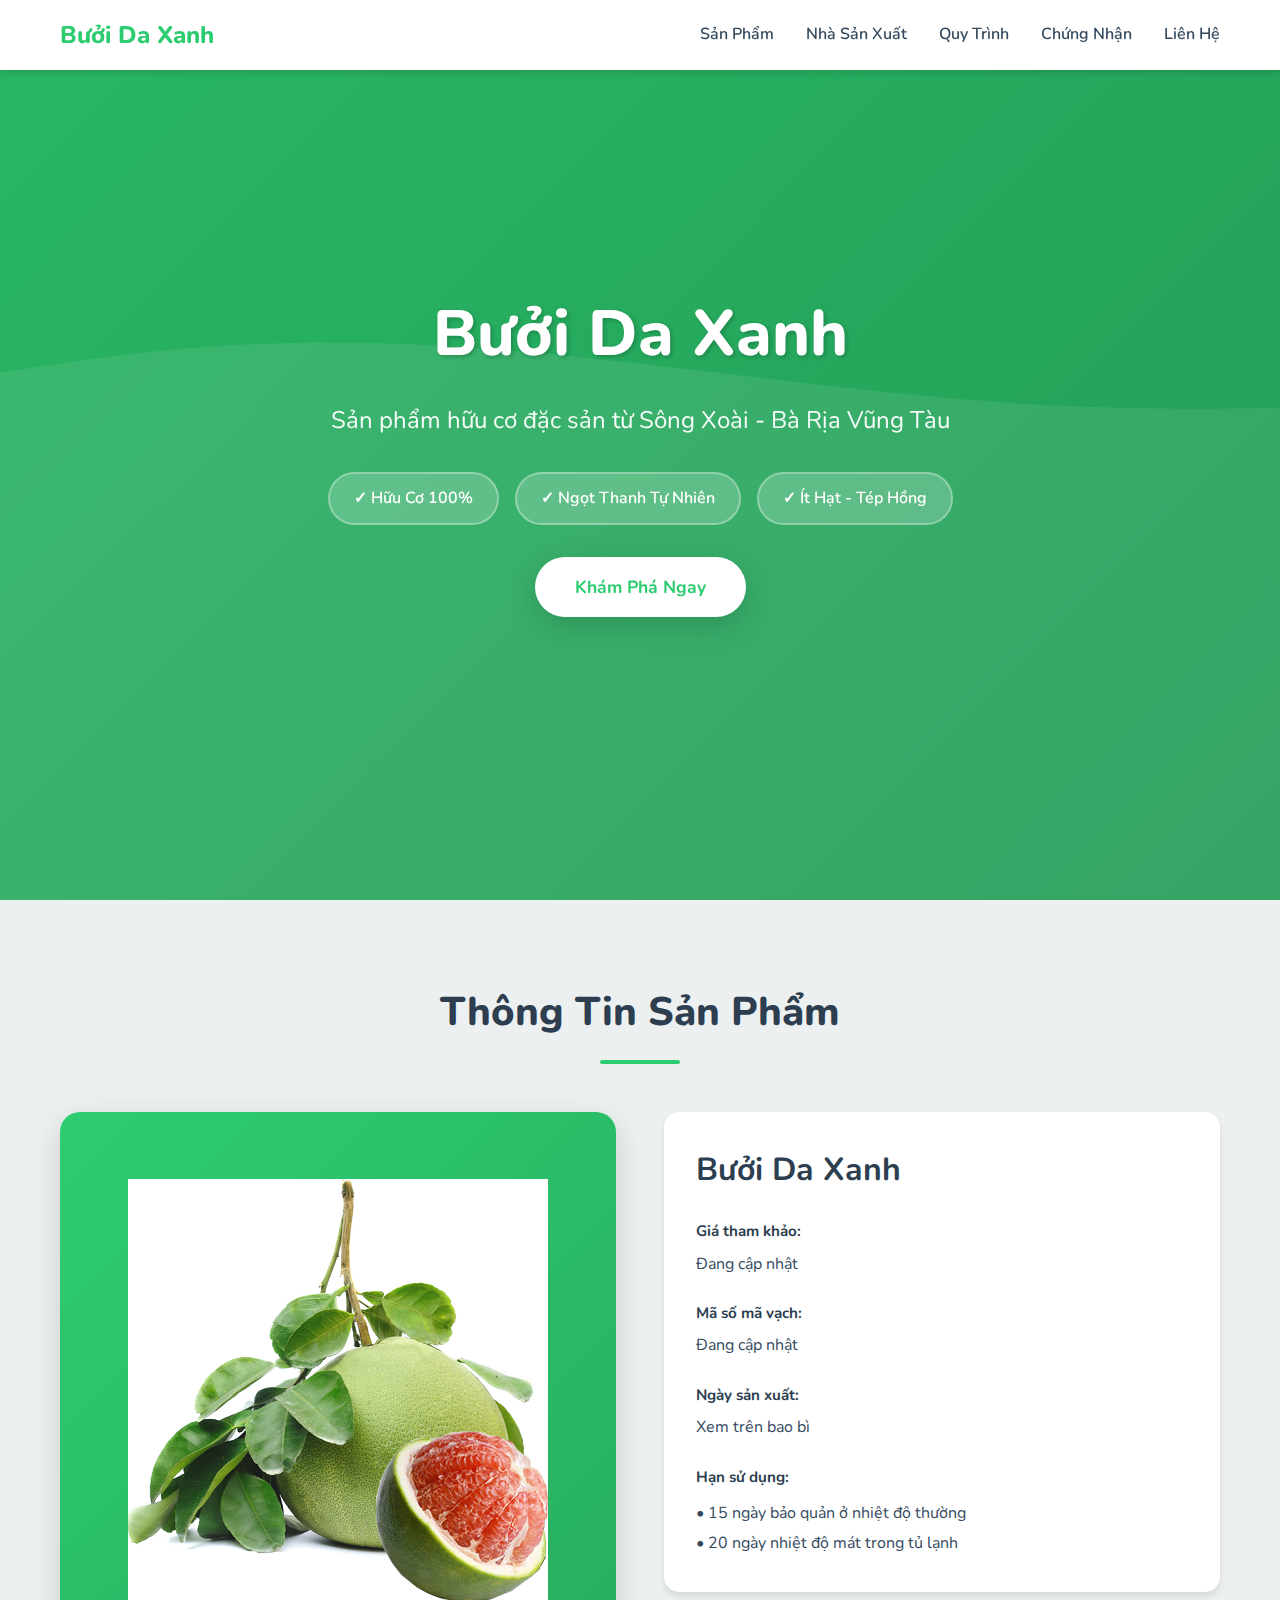
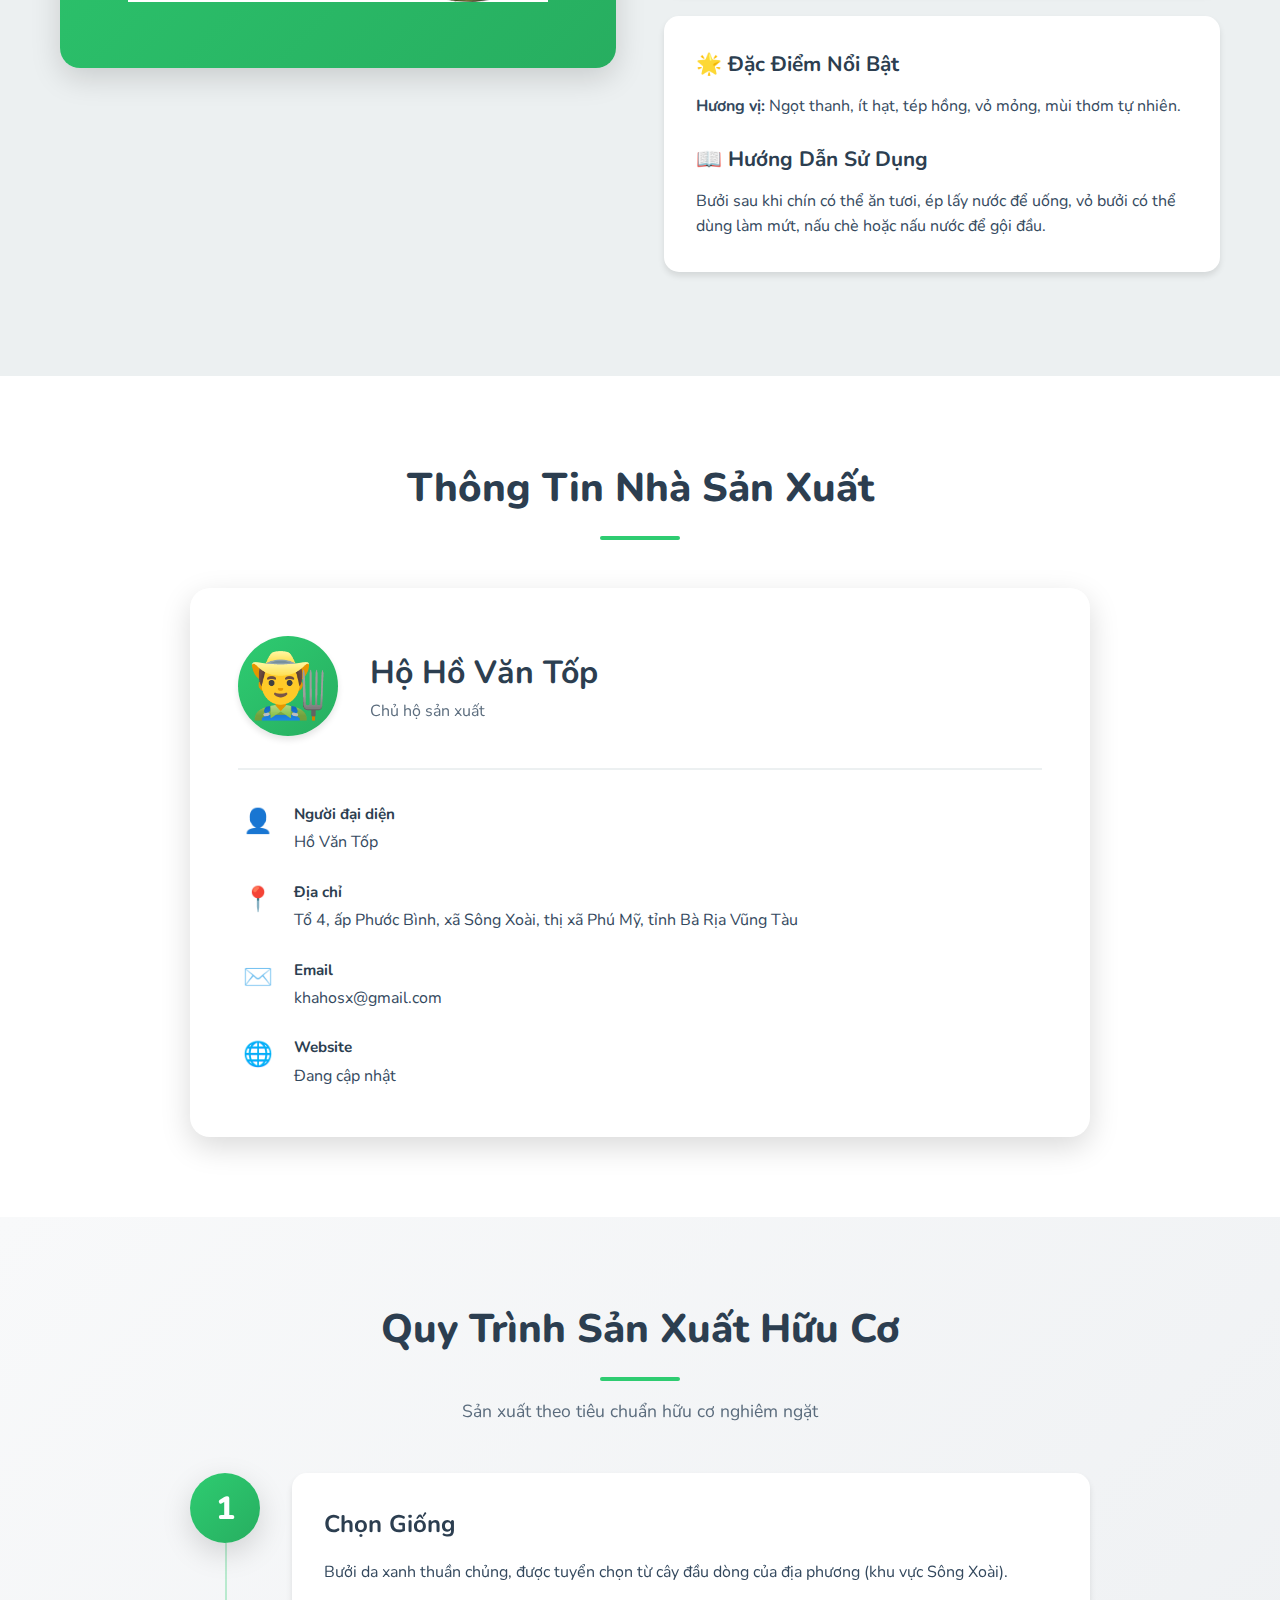
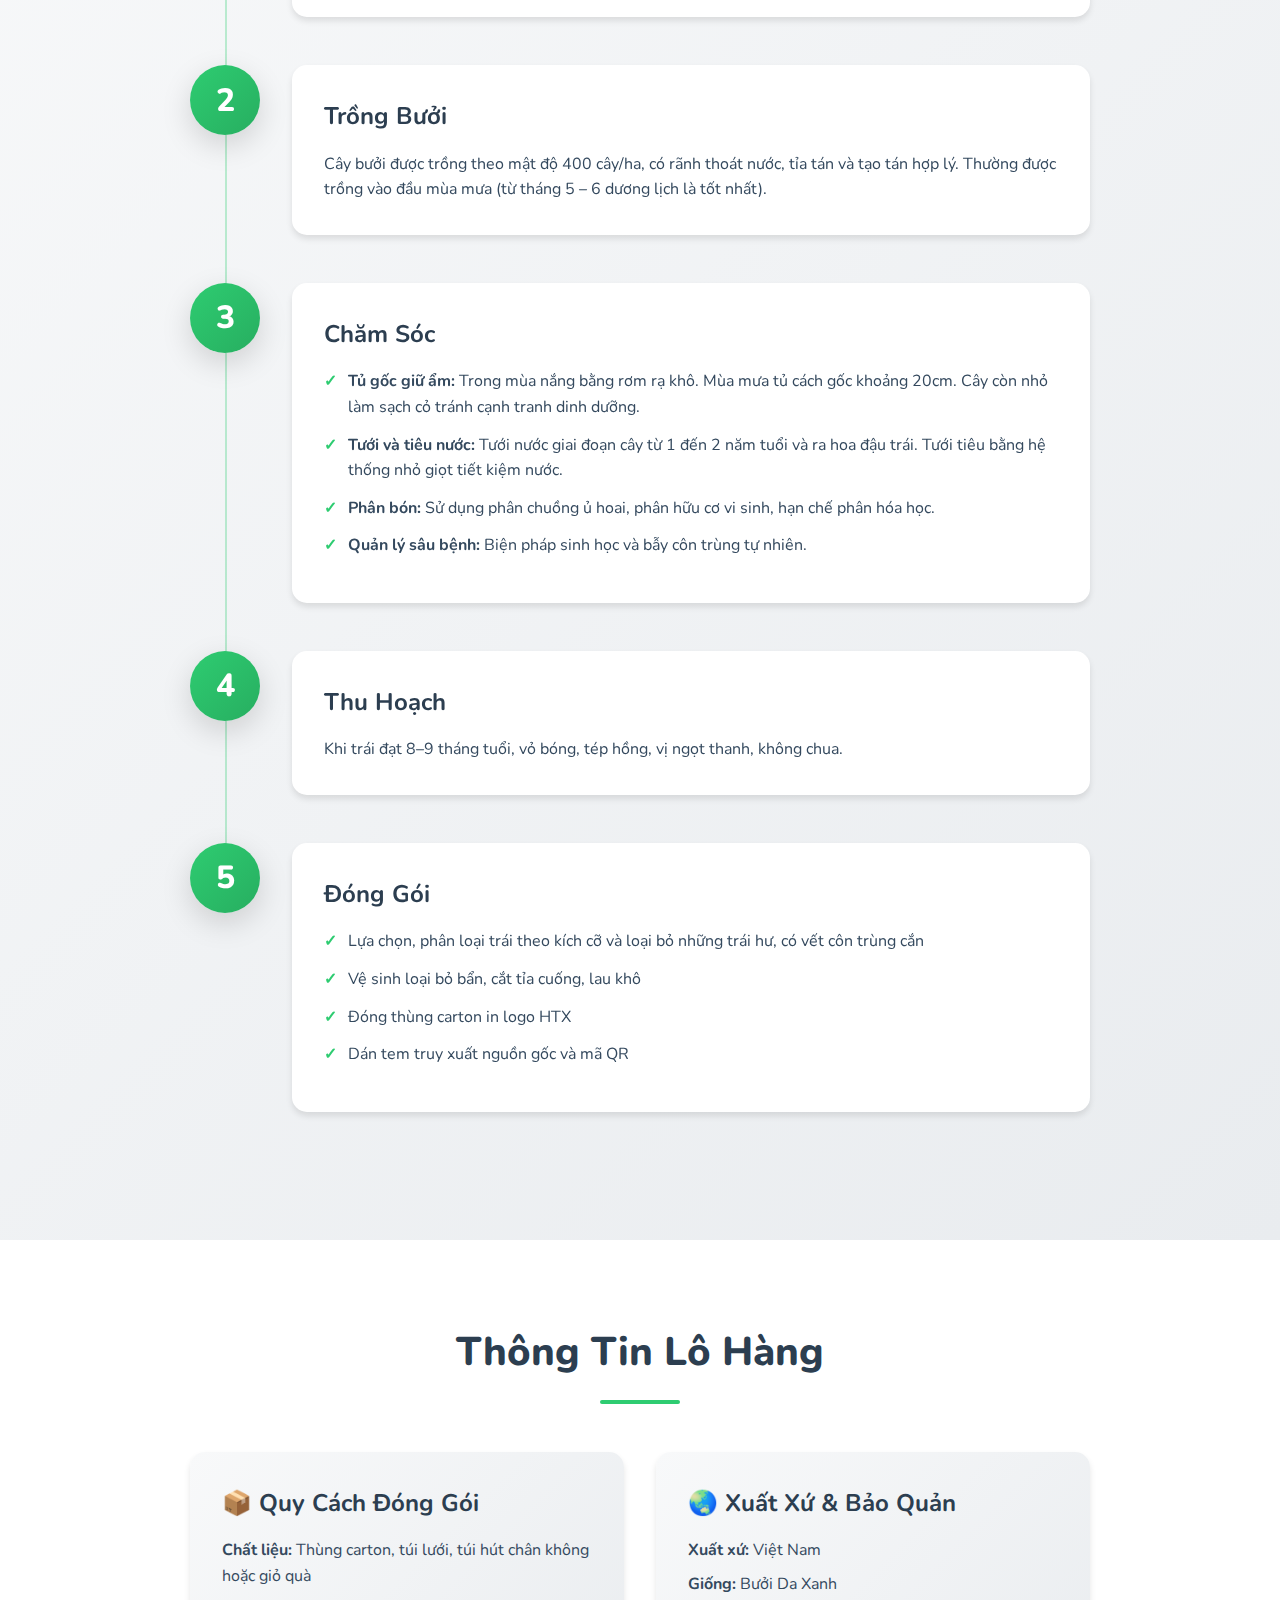
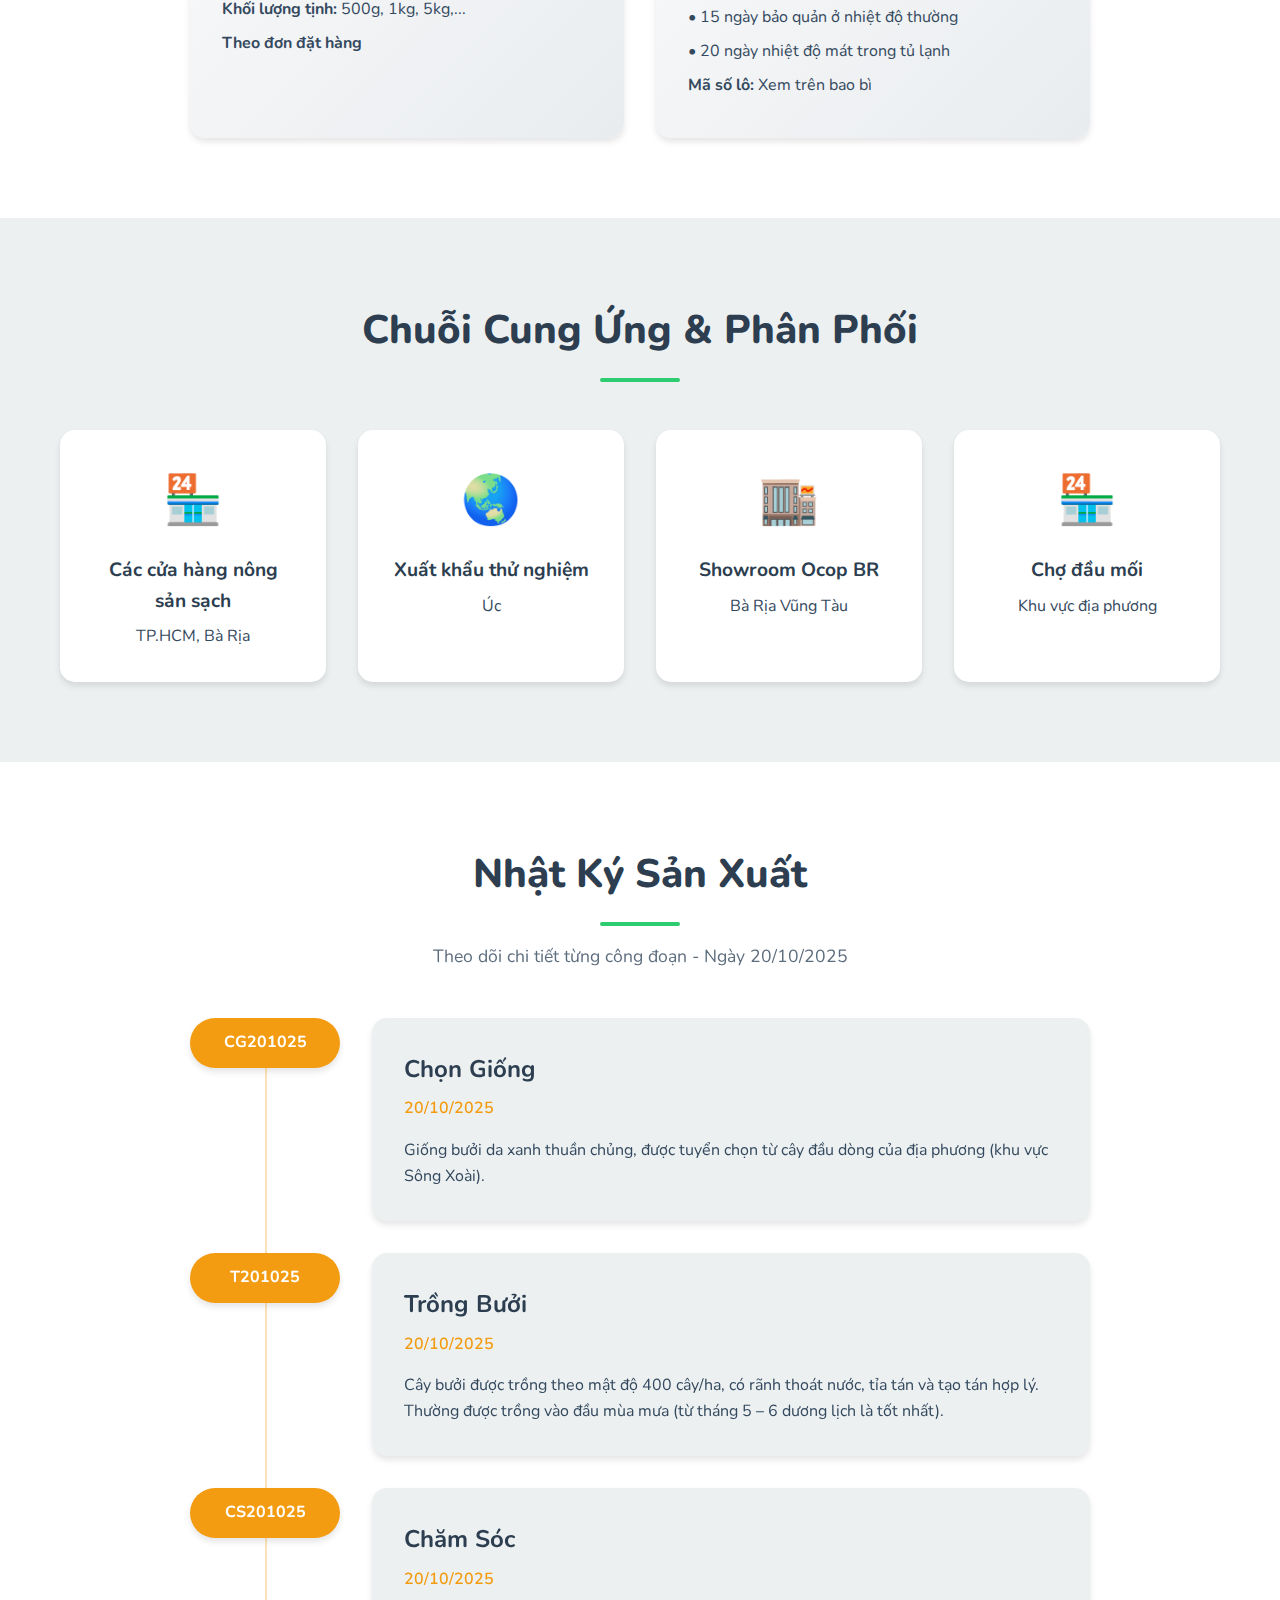
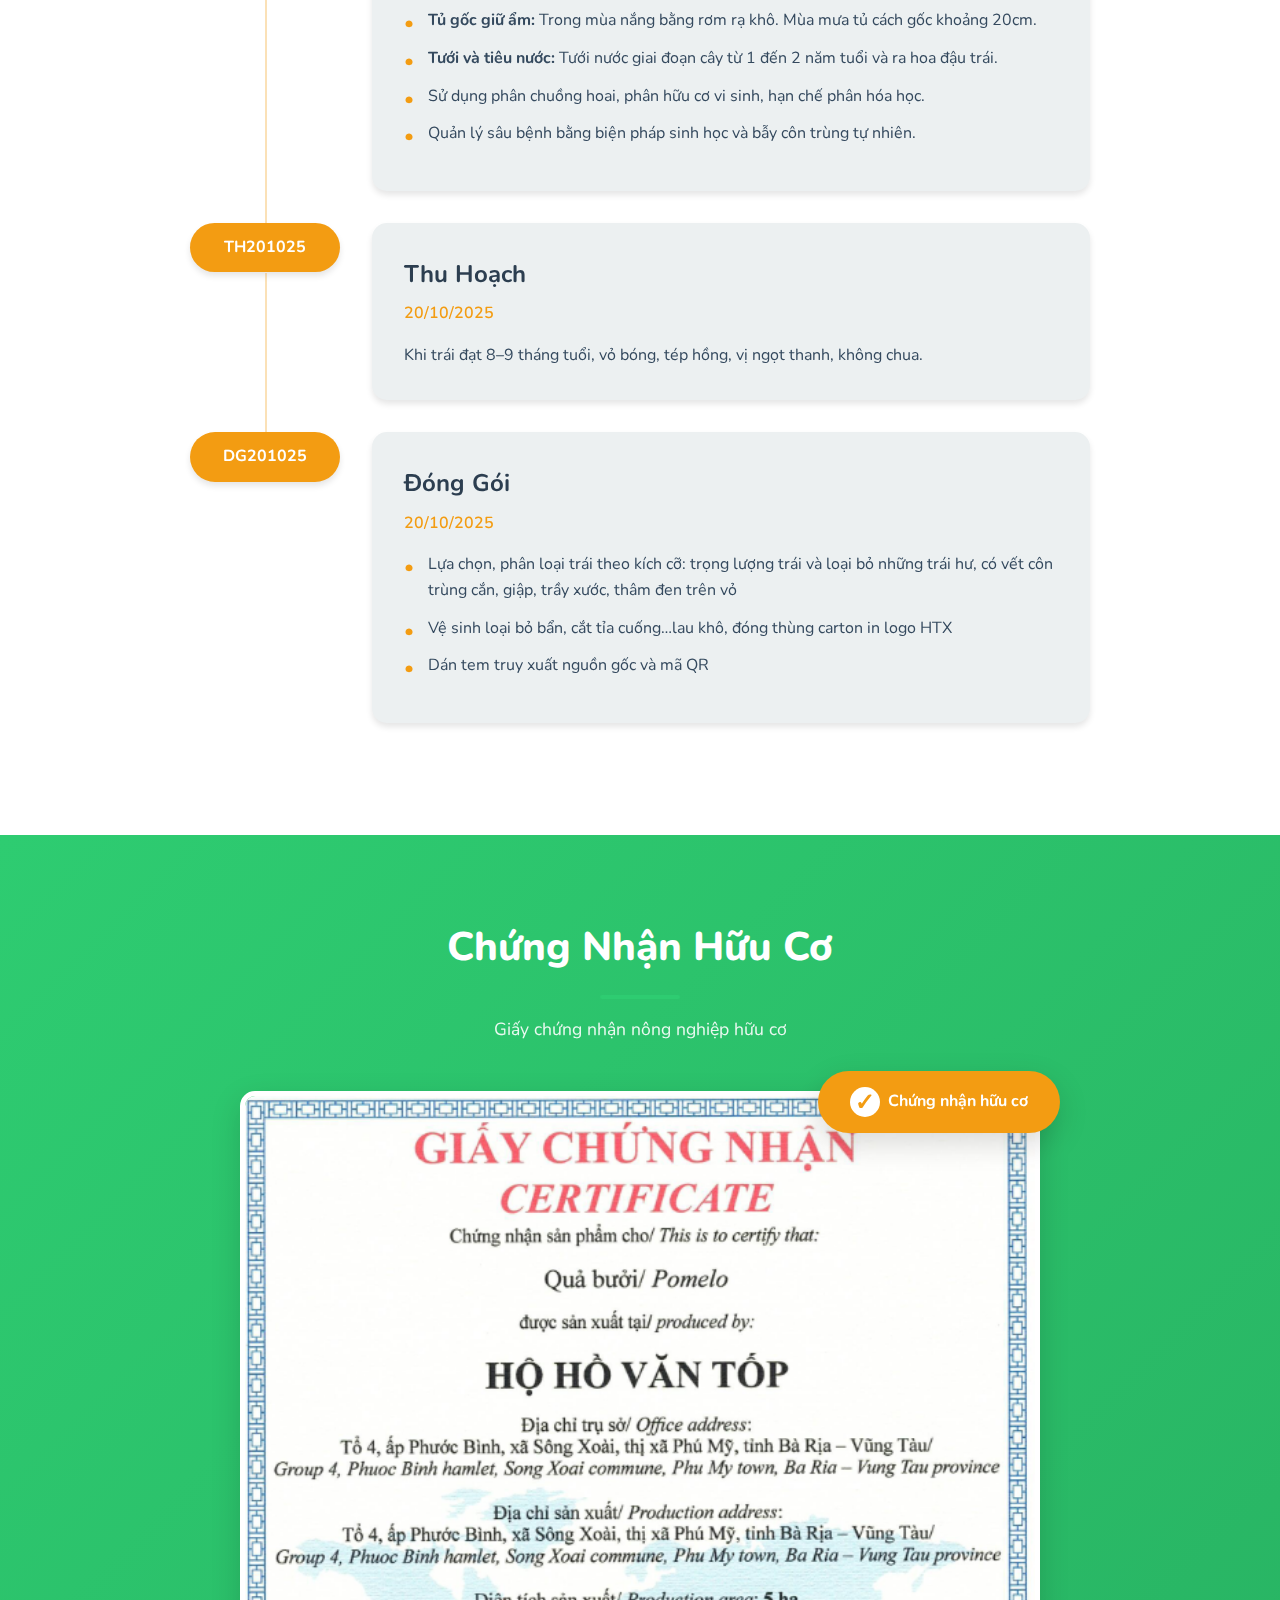
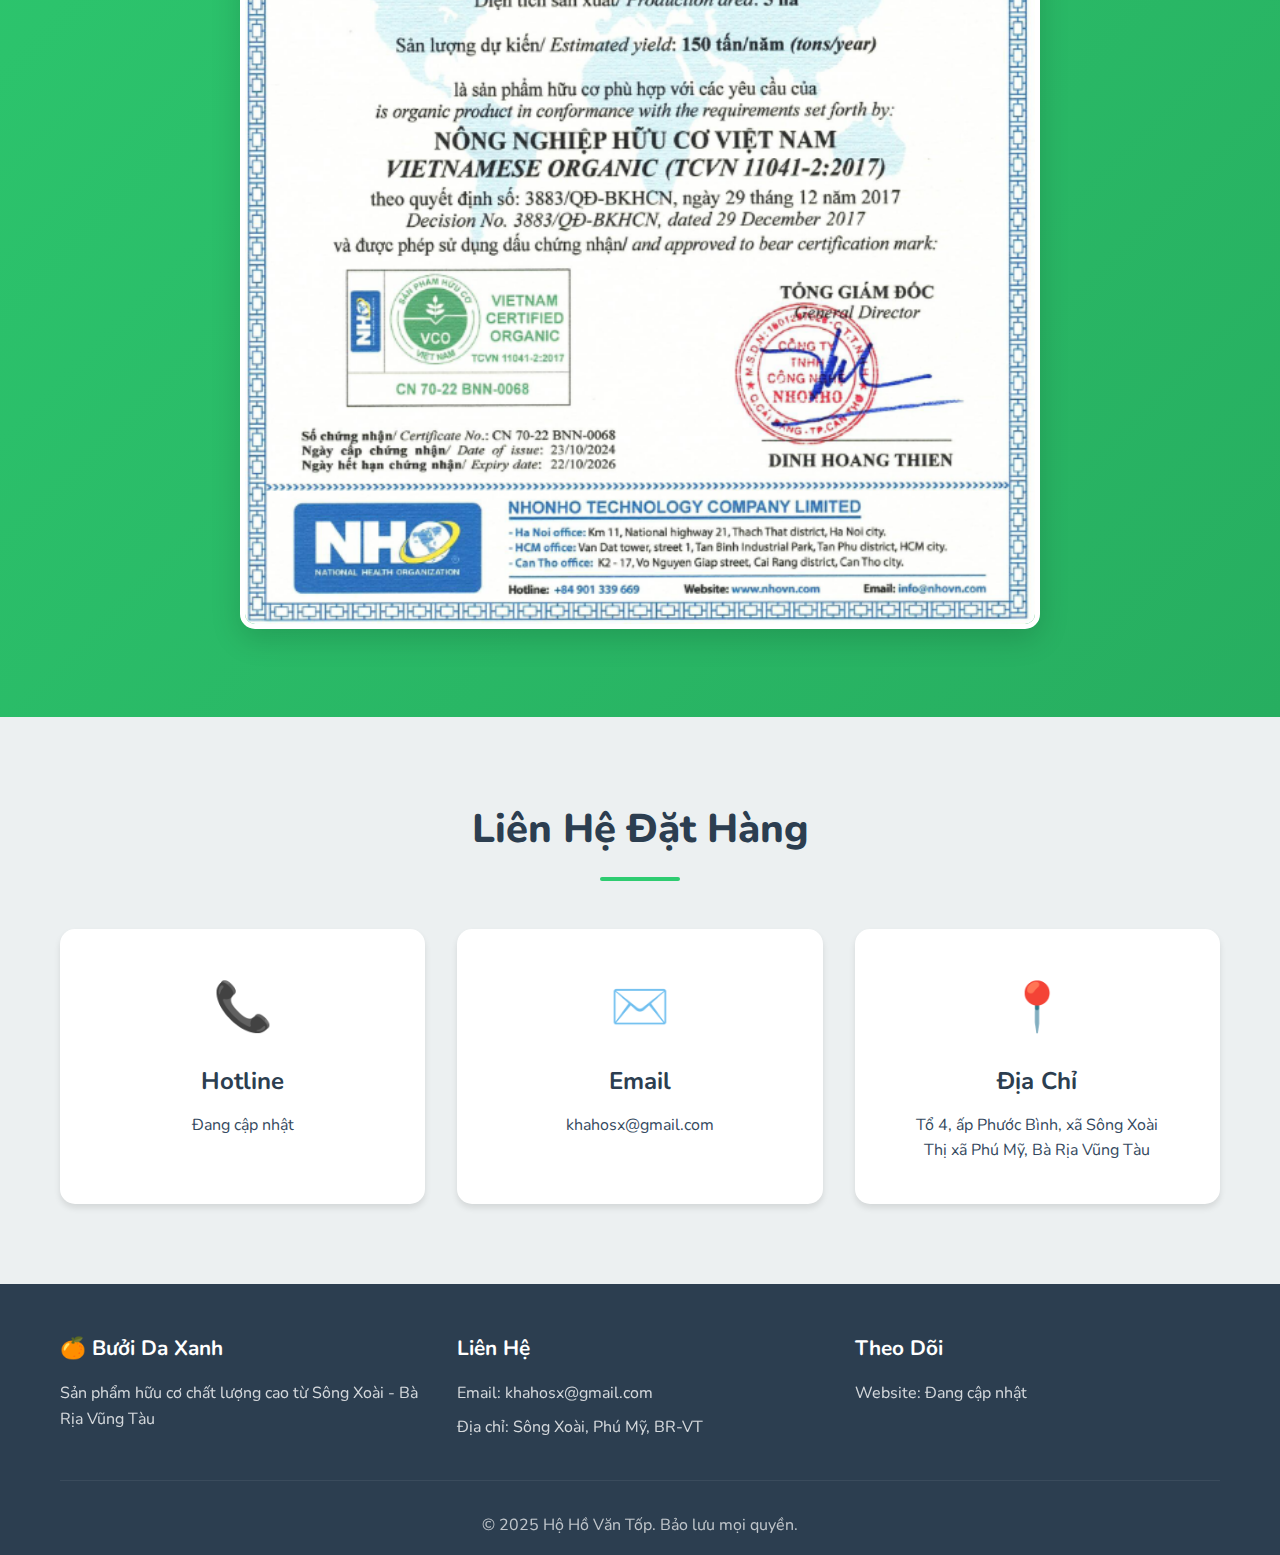
<file: index.html>
<!DOCTYPE html>
<html lang="vi">
<head>
    <meta charset="UTF-8">
    <meta name="viewport" content="width=device-width, initial-scale=1.0">
    <title>Bưởi Da Xanh - Sản phẩm Hữu Cơ Sông Xoài</title>
    <link rel="stylesheet" href="styles.css">
    <link rel="preconnect" href="https://fonts.googleapis.com">
    <link rel="preconnect" href="https://fonts.gstatic.com" crossorigin>
    <link href="https://fonts.googleapis.com/css2?family=Nunito:wght@300;400;600;700;800&display=swap" rel="stylesheet">
</head>
<body>
    <!-- Header -->
    <header class="header">
        <div class="container">
            <nav class="navbar">
                <div class="logo">Bưởi Da Xanh</div>
                <ul class="nav-menu">
                    <li><a href="#product">Sản Phẩm</a></li>
                    <li><a href="#producer">Nhà Sản Xuất</a></li>
                    <li><a href="#process">Quy Trình</a></li>
                    <li><a href="#certificate">Chứng Nhận</a></li>
                    <li><a href="#contact">Liên Hệ</a></li>
                </ul>
                <div class="menu-toggle" id="mobile-menu">
                    <span></span>
                    <span></span>
                    <span></span>
                </div>
            </nav>
        </div>
    </header>

    <!-- Hero Section -->
    <section class="hero">
        <div class="hero-overlay"></div>
        <div class="container hero-content">
            <h1 class="hero-title">Bưởi Da Xanh</h1>
            <p class="hero-subtitle">Sản phẩm hữu cơ đặc sản từ Sông Xoài - Bà Rịa Vũng Tàu</p>
            <div class="hero-features">
                <div class="feature-tag">✓ Hữu Cơ 100%</div>
                <div class="feature-tag">✓ Ngọt Thanh Tự Nhiên</div>
                <div class="feature-tag">✓ Ít Hạt - Tép Hồng</div>
            </div>
            <a href="#product" class="btn btn-primary">Khám Phá Ngay</a>
        </div>
    </section>

    <!-- Product Information -->
    <section id="product" class="section product-section">
        <div class="container">
            <div class="section-header">
                <h2 class="section-title">Thông Tin Sản Phẩm</h2>
                <div class="title-underline"></div>
            </div>
            <div class="product-grid">
                <div class="product-image">
                    <div class="image-placeholder">
                        <img src="buoi-da-xanh.png" alt="Bưởi Da Xanh" class="product-main-image">
                    </div>
                </div>
                <div class="product-info">
                    <div class="info-card">
                        <h3>Bưởi Da Xanh</h3>
                        <div class="info-grid">
                            <div class="info-item">
                                <span class="info-label">Giá tham khảo:</span>
                                <span class="info-value">Đang cập nhật</span>
                            </div>
                            <div class="info-item">
                                <span class="info-label">Mã số mã vạch:</span>
                                <span class="info-value">Đang cập nhật</span>
                            </div>
                            <div class="info-item">
                                <span class="info-label">Ngày sản xuất:</span>
                                <span class="info-value">Xem trên bao bì</span>
                            </div>
                            <div class="info-item full-width">
                                <span class="info-label">Hạn sử dụng:</span>
                                <div class="info-value">
                                    <p>• 15 ngày bảo quản ở nhiệt độ thường</p>
                                    <p>• 20 ngày nhiệt độ mát trong tủ lạnh</p>
                                </div>
                            </div>
                        </div>
                    </div>
                    <div class="description-card">
                        <h4>🌟 Đặc Điểm Nổi Bật</h4>
                        <p><strong>Hương vị:</strong> Ngọt thanh, ít hạt, tép hồng, vỏ mỏng, mùi thơm tự nhiên.</p>
                        <h4>📖 Hướng Dẫn Sử Dụng</h4>
                        <p>Bưởi sau khi chín có thể ăn tươi, ép lấy nước để uống, vỏ bưởi có thể dùng làm mứt, nấu chè hoặc nấu nước để gội đầu.</p>
                    </div>
                </div>
            </div>
        </div>
    </section>

    <!-- Producer Information -->
    <section id="producer" class="section producer-section">
        <div class="container">
            <div class="section-header">
                <h2 class="section-title">Thông Tin Nhà Sản Xuất</h2>
                <div class="title-underline"></div>
            </div>
            <div class="producer-card">
                <div class="producer-header">
                    <div class="producer-icon">👨‍🌾</div>
                    <div>
                        <h3>Hộ Hồ Văn Tốp</h3>
                        <p class="producer-subtitle">Chủ hộ sản xuất</p>
                    </div>
                </div>
                <div class="producer-details">
                    <div class="detail-item">
                        <span class="detail-icon">👤</span>
                        <div>
                            <span class="detail-label">Người đại diện</span>
                            <span class="detail-value">Hồ Văn Tốp</span>
                        </div>
                    </div>
                    <div class="detail-item">
                        <span class="detail-icon">📍</span>
                        <div>
                            <span class="detail-label">Địa chỉ</span>
                            <span class="detail-value">Tổ 4, ấp Phước Bình, xã Sông Xoài, thị xã Phú Mỹ, tỉnh Bà Rịa Vũng Tàu</span>
                        </div>
                    </div>
                    <div class="detail-item">
                        <span class="detail-icon">✉️</span>
                        <div>
                            <span class="detail-label">Email</span>
                            <span class="detail-value">khahosx@gmail.com</span>
                        </div>
                    </div>
                    <div class="detail-item">
                        <span class="detail-icon">🌐</span>
                        <div>
                            <span class="detail-label">Website</span>
                            <span class="detail-value">Đang cập nhật</span>
                        </div>
                    </div>
                </div>
            </div>
        </div>
    </section>

    <!-- Production Process -->
    <section id="process" class="section process-section">
        <div class="container">
            <div class="section-header">
                <h2 class="section-title">Quy Trình Sản Xuất Hữu Cơ</h2>
                <div class="title-underline"></div>
                <p class="section-subtitle">Sản xuất theo tiêu chuẩn hữu cơ nghiêm ngặt</p>
            </div>
            <div class="process-timeline">
                <div class="process-step">
                    <div class="step-number">1</div>
                    <div class="step-content">
                        <h4>Chọn Giống</h4>
                        <p>Bưởi da xanh thuần chủng, được tuyển chọn từ cây đầu dòng của địa phương (khu vực Sông Xoài).</p>
                    </div>
                </div>
                <div class="process-step">
                    <div class="step-number">2</div>
                    <div class="step-content">
                        <h4>Trồng Bưởi</h4>
                        <p>Cây bưởi được trồng theo mật độ 400 cây/ha, có rãnh thoát nước, tỉa tán và tạo tán hợp lý. Thường được trồng vào đầu mùa mưa (từ tháng 5 – 6 dương lịch là tốt nhất).</p>
                    </div>
                </div>
                <div class="process-step">
                    <div class="step-number">3</div>
                    <div class="step-content">
                        <h4>Chăm Sóc</h4>
                        <ul>
                            <li><strong>Tủ gốc giữ ẩm:</strong> Trong mùa nắng bằng rơm rạ khô. Mùa mưa tủ cách gốc khoảng 20cm. Cây còn nhỏ làm sạch cỏ tránh cạnh tranh dinh dưỡng.</li>
                            <li><strong>Tưới và tiêu nước:</strong> Tưới nước giai đoạn cây từ 1 đến 2 năm tuổi và ra hoa đậu trái. Tưới tiêu bằng hệ thống nhỏ giọt tiết kiệm nước.</li>
                            <li><strong>Phân bón:</strong> Sử dụng phân chuồng ủ hoai, phân hữu cơ vi sinh, hạn chế phân hóa học.</li>
                            <li><strong>Quản lý sâu bệnh:</strong> Biện pháp sinh học và bẫy côn trùng tự nhiên.</li>
                        </ul>
                    </div>
                </div>
                <div class="process-step">
                    <div class="step-number">4</div>
                    <div class="step-content">
                        <h4>Thu Hoạch</h4>
                        <p>Khi trái đạt 8–9 tháng tuổi, vỏ bóng, tép hồng, vị ngọt thanh, không chua.</p>
                    </div>
                </div>
                <div class="process-step">
                    <div class="step-number">5</div>
                    <div class="step-content">
                        <h4>Đóng Gói</h4>
                        <ul>
                            <li>Lựa chọn, phân loại trái theo kích cỡ và loại bỏ những trái hư, có vết côn trùng cắn</li>
                            <li>Vệ sinh loại bỏ bẩn, cắt tỉa cuống, lau khô</li>
                            <li>Đóng thùng carton in logo HTX</li>
                            <li>Dán tem truy xuất nguồn gốc và mã QR</li>
                        </ul>
                    </div>
                </div>
            </div>
        </div>
    </section>

    <!-- Batch Information -->
    <section class="section batch-section">
        <div class="container">
            <div class="section-header">
                <h2 class="section-title">Thông Tin Lô Hàng</h2>
                <div class="title-underline"></div>
            </div>
            <div class="batch-grid">
                <div class="batch-card">
                    <h4>📦 Quy Cách Đóng Gói</h4>
                    <p><strong>Chất liệu:</strong> Thùng carton, túi lưới, túi hút chân không hoặc giỏ quà</p>
                    <p><strong>Khối lượng tịnh:</strong> 500g, 1kg, 5kg,...</p>
                    <p><strong>Theo đơn đặt hàng</strong></p>
                </div>
                <div class="batch-card">
                    <h4>🌏 Xuất Xứ & Bảo Quản</h4>
                    <p><strong>Xuất xứ:</strong> Việt Nam</p>
                    <p><strong>Giống:</strong> Bưởi Da Xanh</p>
                    <p>• 15 ngày bảo quản ở nhiệt độ thường</p>
                    <p>• 20 ngày nhiệt độ mát trong tủ lạnh</p>
                    <p><strong>Mã số lô:</strong> Xem trên bao bì</p>
                </div>
            </div>
        </div>
    </section>

    <!-- Supply Chain -->
    <section class="section supply-section">
        <div class="container">
            <div class="section-header">
                <h2 class="section-title">Chuỗi Cung Ứng & Phân Phối</h2>
                <div class="title-underline"></div>
            </div>
            <div class="supply-grid">
                <div class="supply-card">
                    <div class="supply-icon">🏪</div>
                    <h4>Các cửa hàng nông sản sạch</h4>
                    <p>TP.HCM, Bà Rịa</p>
                </div>
                <div class="supply-card">
                    <div class="supply-icon">🌏</div>
                    <h4>Xuất khẩu thử nghiệm</h4>
                    <p>Úc</p>
                </div>
                <div class="supply-card">
                    <div class="supply-icon">🏬</div>
                    <h4>Showroom Ocop BR</h4>
                    <p>Bà Rịa Vũng Tàu</p>
                </div>
                <div class="supply-card">
                    <div class="supply-icon">🏪</div>
                    <h4>Chợ đầu mối</h4>
                    <p>Khu vực địa phương</p>
                </div>
            </div>
        </div>
    </section>

    <!-- Production Diary -->
    <section class="section diary-section">
        <div class="container">
            <div class="section-header">
                <h2 class="section-title">Nhật Ký Sản Xuất</h2>
                <div class="title-underline"></div>
                <p class="section-subtitle">Theo dõi chi tiết từng công đoạn - Ngày 20/10/2025</p>
            </div>
            <div class="diary-timeline">
                <div class="diary-entry">
                    <div class="diary-badge">CG201025</div>
                    <div class="diary-content">
                        <h4>Chọn Giống</h4>
                        <p class="diary-date">20/10/2025</p>
                        <p>Giống bưởi da xanh thuần chủng, được tuyển chọn từ cây đầu dòng của địa phương (khu vực Sông Xoài).</p>
                    </div>
                </div>
                <div class="diary-entry">
                    <div class="diary-badge">T201025</div>
                    <div class="diary-content">
                        <h4>Trồng Bưởi</h4>
                        <p class="diary-date">20/10/2025</p>
                        <p>Cây bưởi được trồng theo mật độ 400 cây/ha, có rãnh thoát nước, tỉa tán và tạo tán hợp lý. Thường được trồng vào đầu mùa mưa (từ tháng 5 – 6 dương lịch là tốt nhất).</p>
                    </div>
                </div>
                <div class="diary-entry">
                    <div class="diary-badge">CS201025</div>
                    <div class="diary-content">
                        <h4>Chăm Sóc</h4>
                        <p class="diary-date">20/10/2025</p>
                        <ul>
                            <li><strong>Tủ gốc giữ ẩm:</strong> Trong mùa nắng bằng rơm rạ khô. Mùa mưa tủ cách gốc khoảng 20cm.</li>
                            <li><strong>Tưới và tiêu nước:</strong> Tưới nước giai đoạn cây từ 1 đến 2 năm tuổi và ra hoa đậu trái.</li>
                            <li>Sử dụng phân chuồng hoai, phân hữu cơ vi sinh, hạn chế phân hóa học.</li>
                            <li>Quản lý sâu bệnh bằng biện pháp sinh học và bẫy côn trùng tự nhiên.</li>
                        </ul>
                    </div>
                </div>
                <div class="diary-entry">
                    <div class="diary-badge">TH201025</div>
                    <div class="diary-content">
                        <h4>Thu Hoạch</h4>
                        <p class="diary-date">20/10/2025</p>
                        <p>Khi trái đạt 8–9 tháng tuổi, vỏ bóng, tép hồng, vị ngọt thanh, không chua.</p>
                    </div>
                </div>
                <div class="diary-entry">
                    <div class="diary-badge">DG201025</div>
                    <div class="diary-content">
                        <h4>Đóng Gói</h4>
                        <p class="diary-date">20/10/2025</p>
                        <ul>
                            <li>Lựa chọn, phân loại trái theo kích cỡ: trọng lượng trái và loại bỏ những trái hư, có vết côn trùng cắn, giập, trầy xước, thâm đen trên vỏ</li>
                            <li>Vệ sinh loại bỏ bẩn, cắt tỉa cuống…lau khô, đóng thùng carton in logo HTX</li>
                            <li>Dán tem truy xuất nguồn gốc và mã QR</li>
                        </ul>
                    </div>
                </div>
            </div>
        </div>
    </section>

    <!-- Certificate Section -->
    <section id="certificate" class="section certificate-section">
        <div class="container">
            <div class="section-header">
                <h2 class="section-title">Chứng Nhận Hữu Cơ</h2>
                <div class="title-underline"></div>
                <p class="section-subtitle">Giấy chứng nhận nông nghiệp hữu cơ</p>
            </div>
            <div class="certificate-container">
                <img src="giay-cn.png" alt="Giấy chứng nhận nông nghiệp hữu cơ" class="certificate-image">
                <div class="certificate-badge">
                    <span class="badge-icon">✓</span>
                    <span>Chứng nhận hữu cơ</span>
                </div>
            </div>
        </div>
    </section>

    <!-- Contact Section -->
    <section id="contact" class="section contact-section">
        <div class="container">
            <div class="section-header">
                <h2 class="section-title">Liên Hệ Đặt Hàng</h2>
                <div class="title-underline"></div>
            </div>
            <div class="contact-grid">
                <div class="contact-card">
                    <div class="contact-icon">📞</div>
                    <h4>Hotline</h4>
                    <p>Đang cập nhật</p>
                </div>
                <div class="contact-card">
                    <div class="contact-icon">✉️</div>
                    <h4>Email</h4>
                    <p>khahosx@gmail.com</p>
                </div>
                <div class="contact-card">
                    <div class="contact-icon">📍</div>
                    <h4>Địa Chỉ</h4>
                    <p>Tổ 4, ấp Phước Bình, xã Sông Xoài<br>Thị xã Phú Mỹ, Bà Rịa Vũng Tàu</p>
                </div>
            </div>
        </div>
    </section>

    <!-- Footer -->
    <footer class="footer">
        <div class="container">
            <div class="footer-content">
                <div class="footer-section">
                    <h4>🍊 Bưởi Da Xanh</h4>
                    <p>Sản phẩm hữu cơ chất lượng cao từ Sông Xoài - Bà Rịa Vũng Tàu</p>
                </div>
                <div class="footer-section">
                    <h4>Liên Hệ</h4>
                    <p>Email: khahosx@gmail.com</p>
                    <p>Địa chỉ: Sông Xoài, Phú Mỹ, BR-VT</p>
                </div>
                <div class="footer-section">
                    <h4>Theo Dõi</h4>
                    <p>Website: Đang cập nhật</p>
                </div>
            </div>
            <div class="footer-bottom">
                <p>&copy; 2025 Hộ Hồ Văn Tốp. Bảo lưu mọi quyền.</p>
            </div>
        </div>
    </footer>

    <script src="script.js"></script>
</body>
</html>
</file>
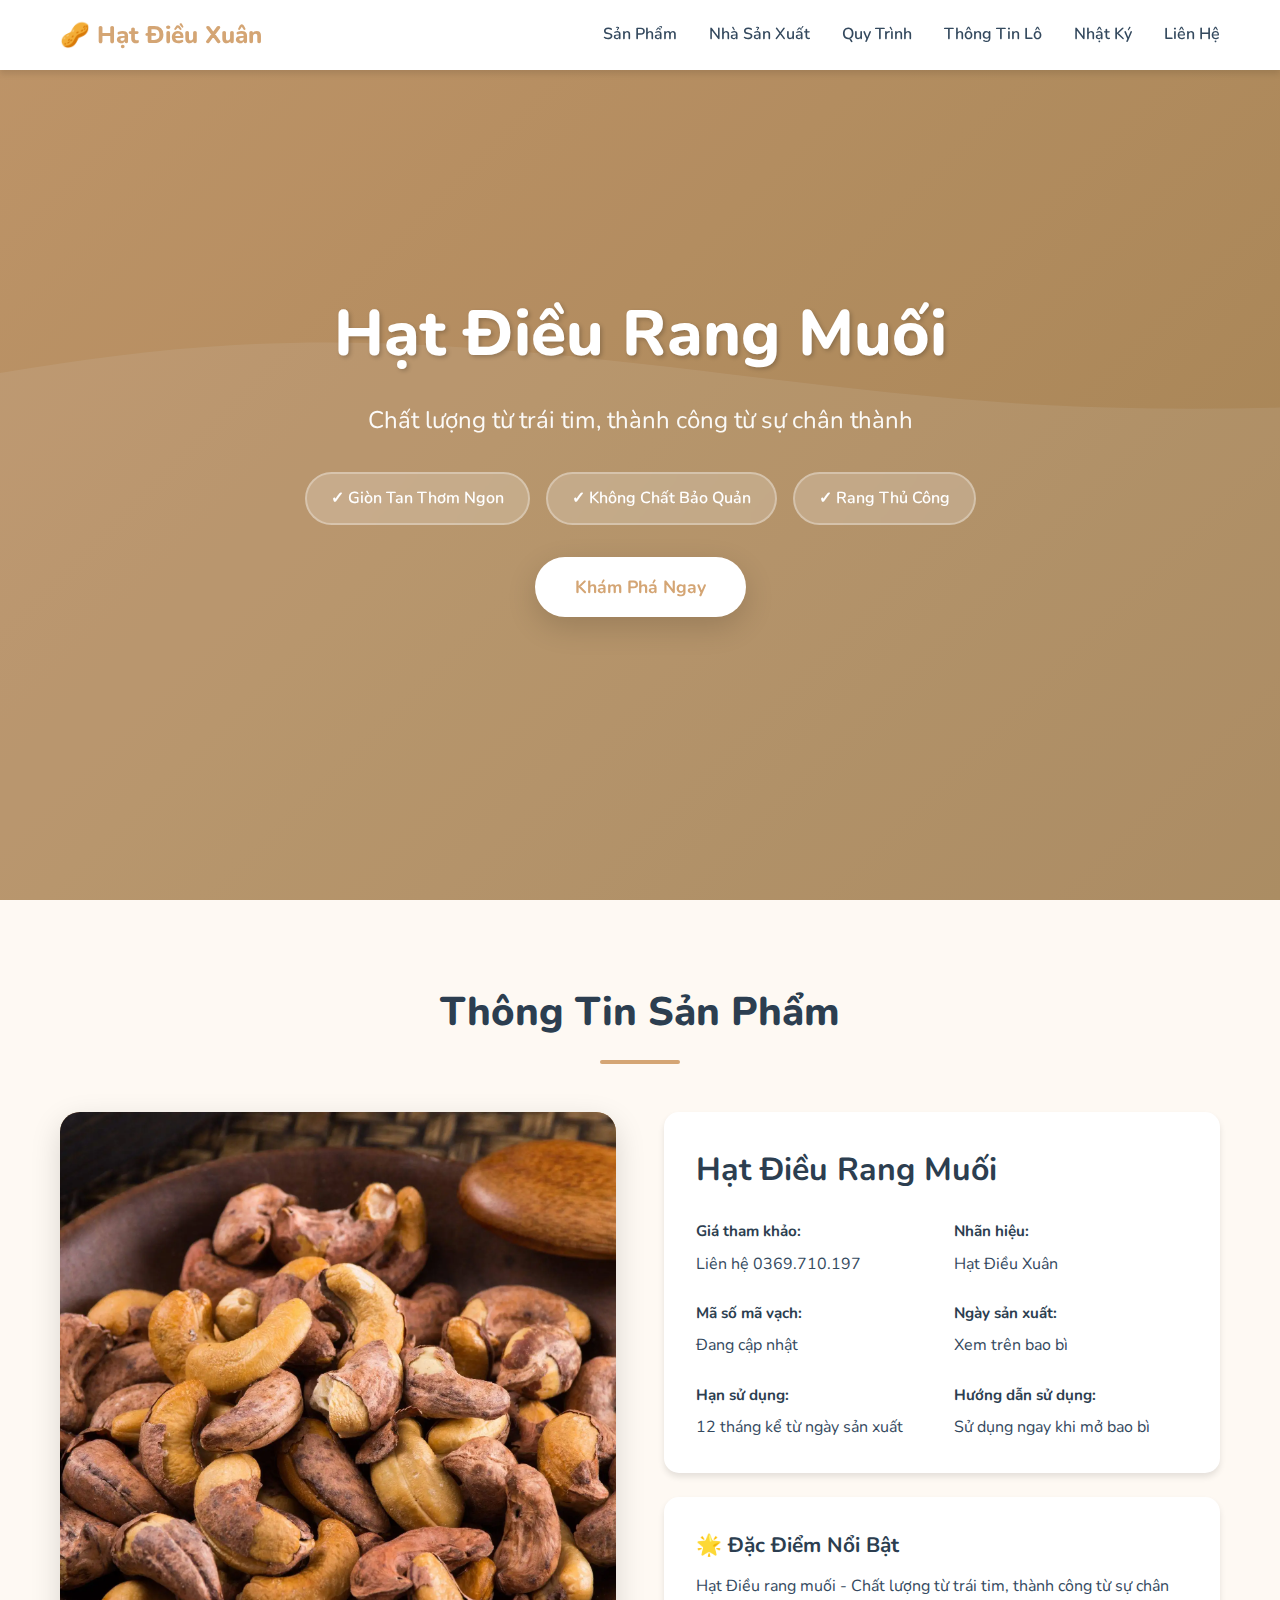
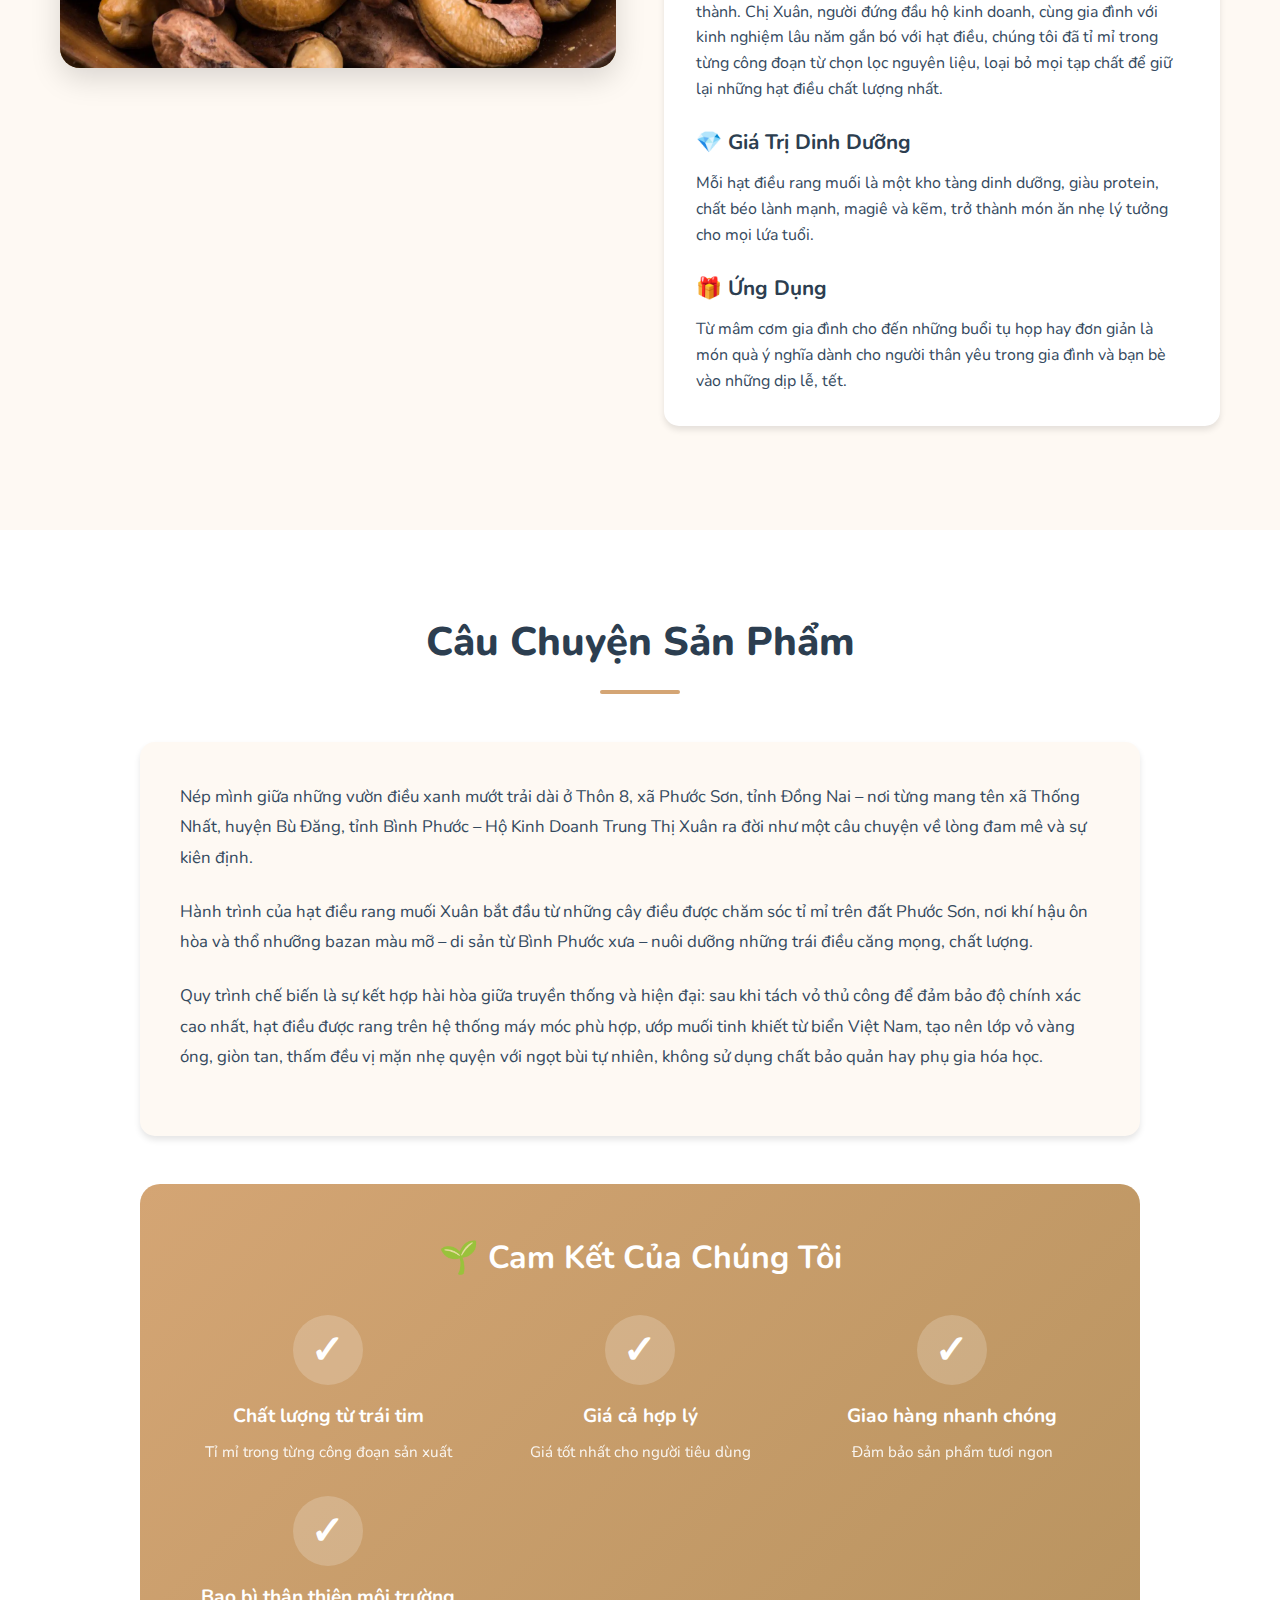
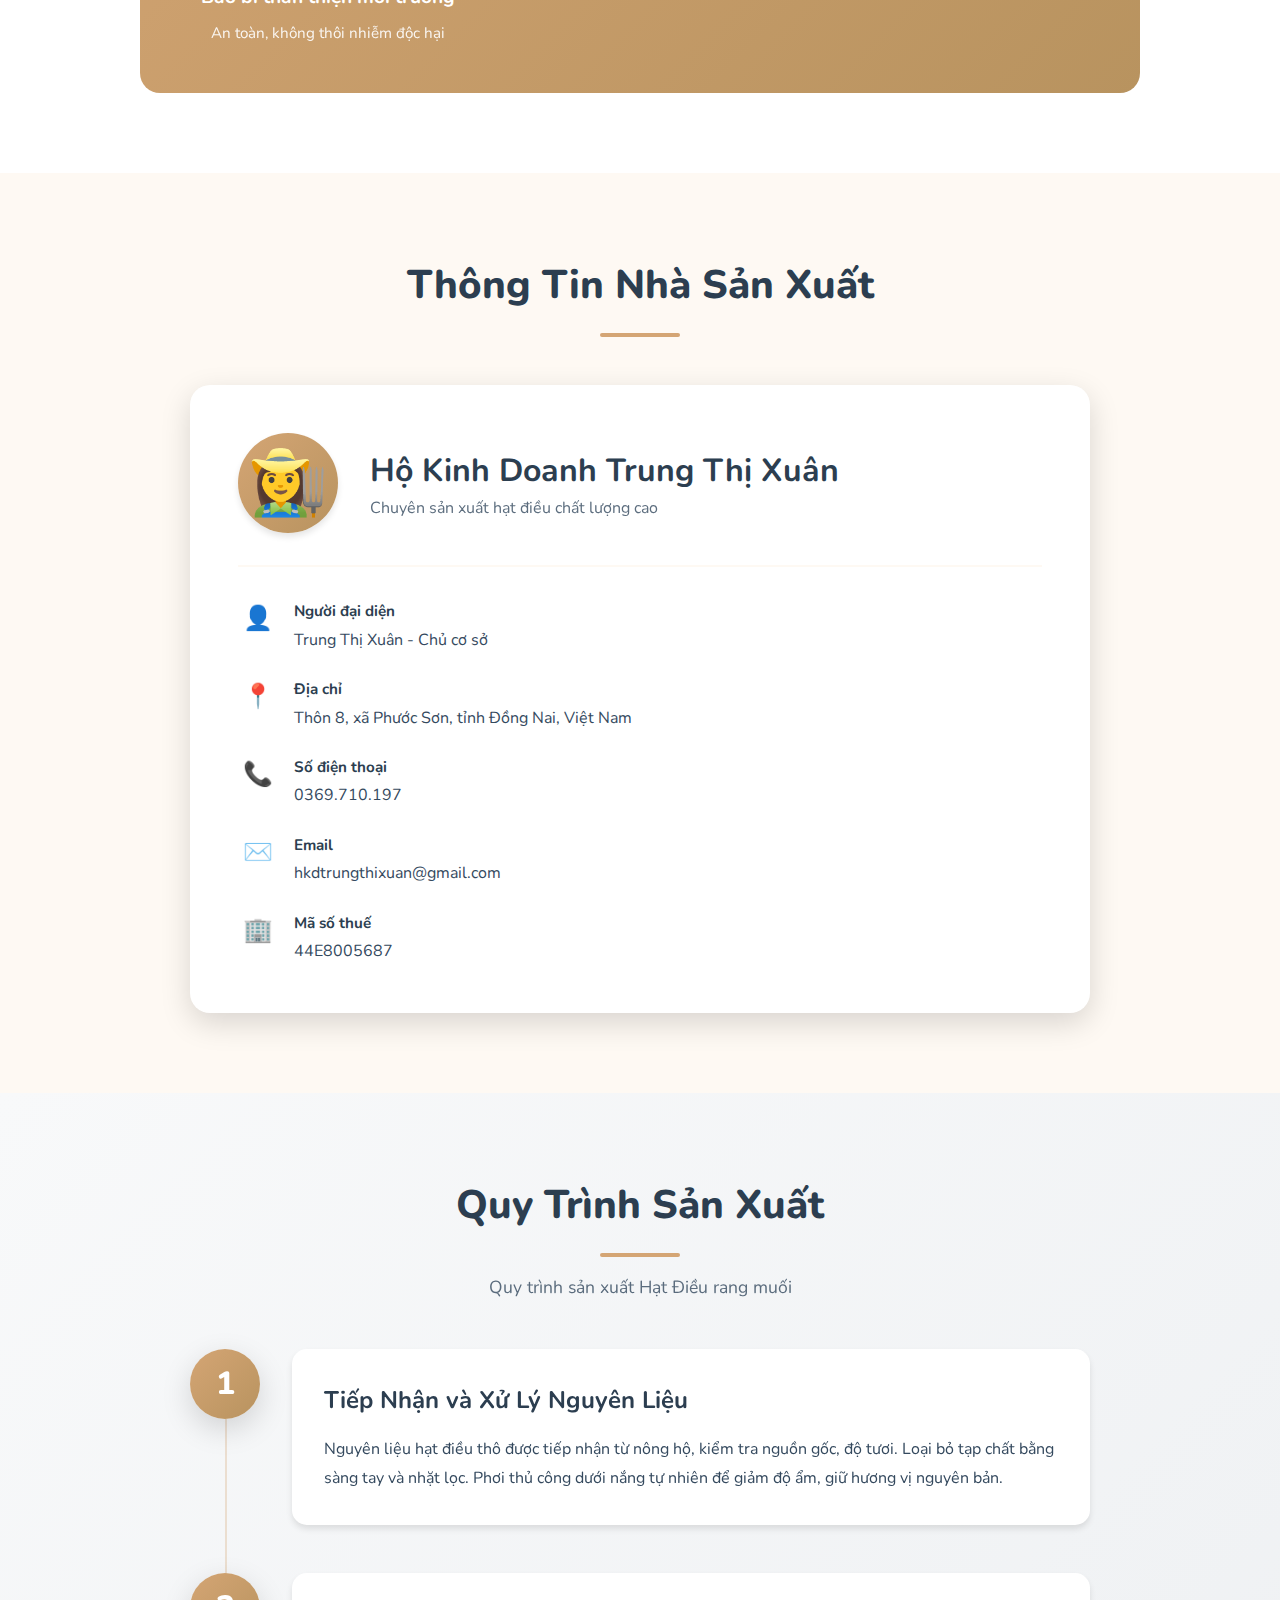
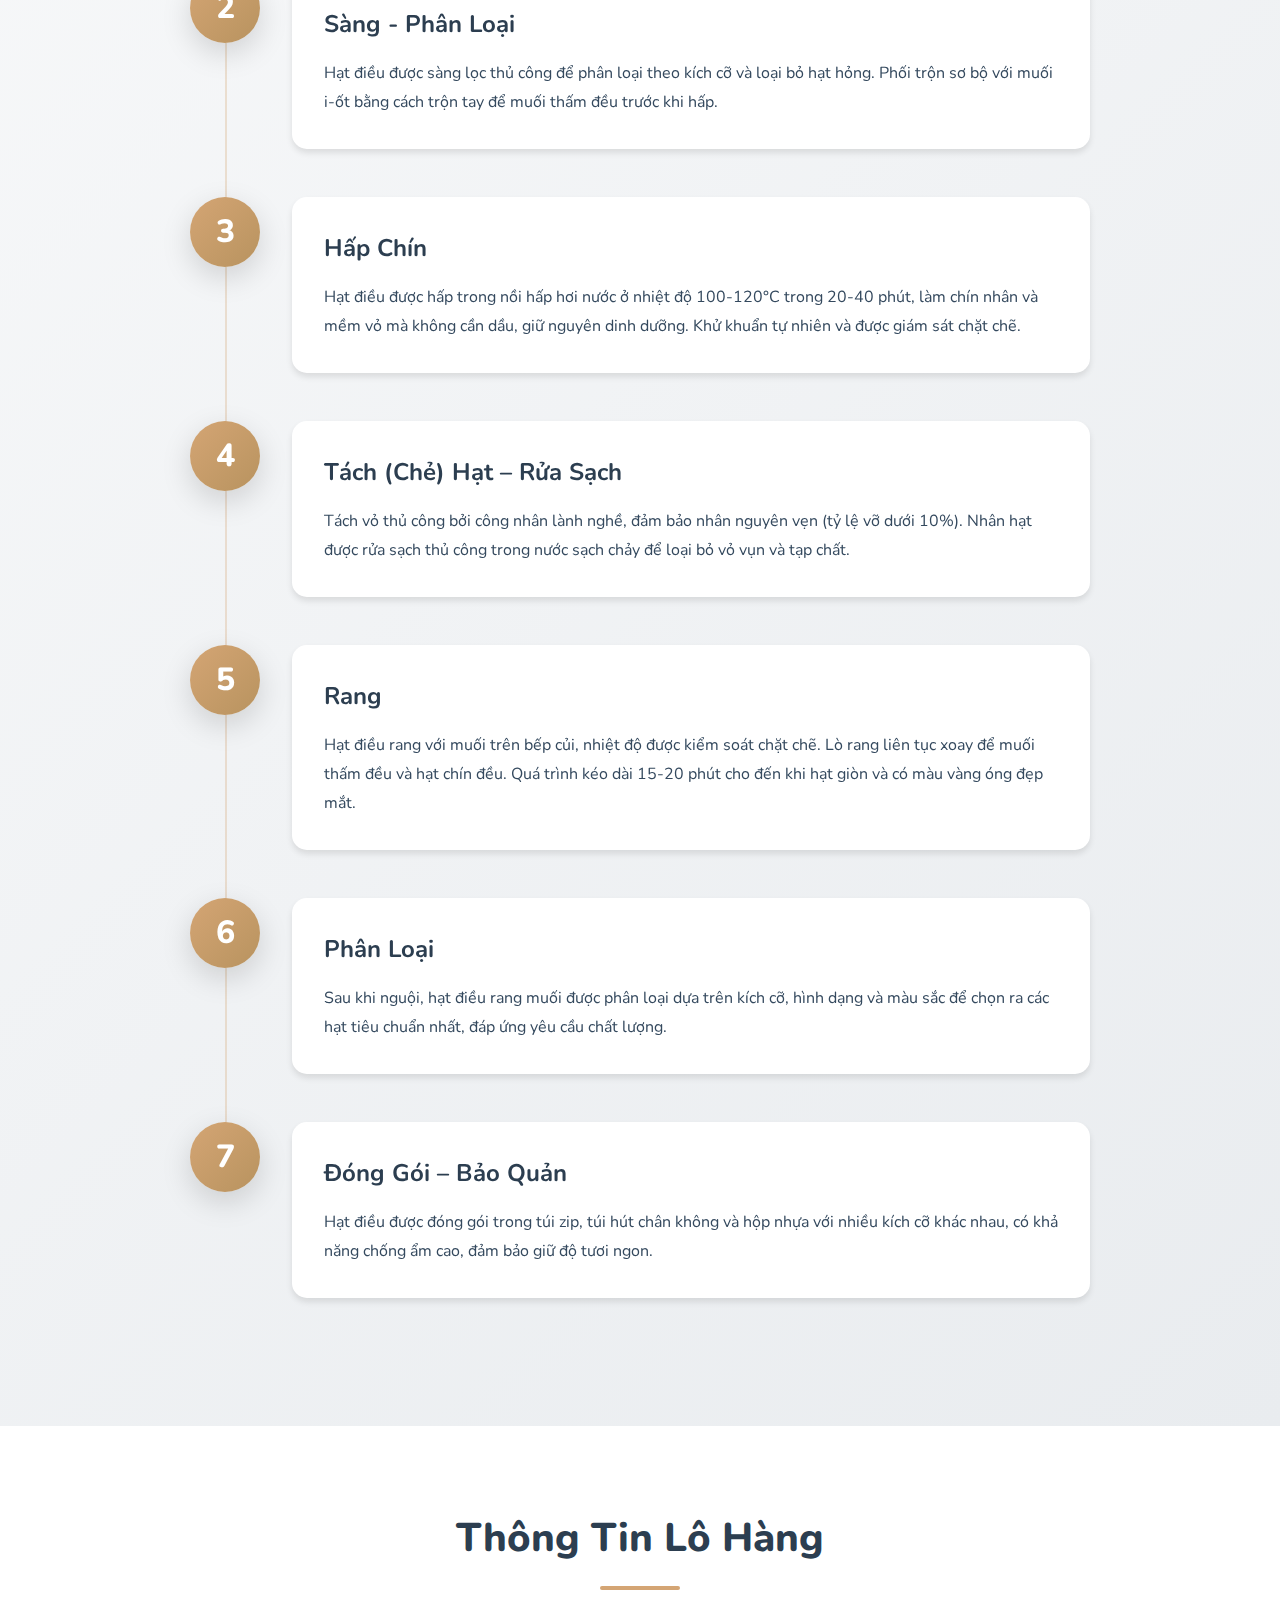
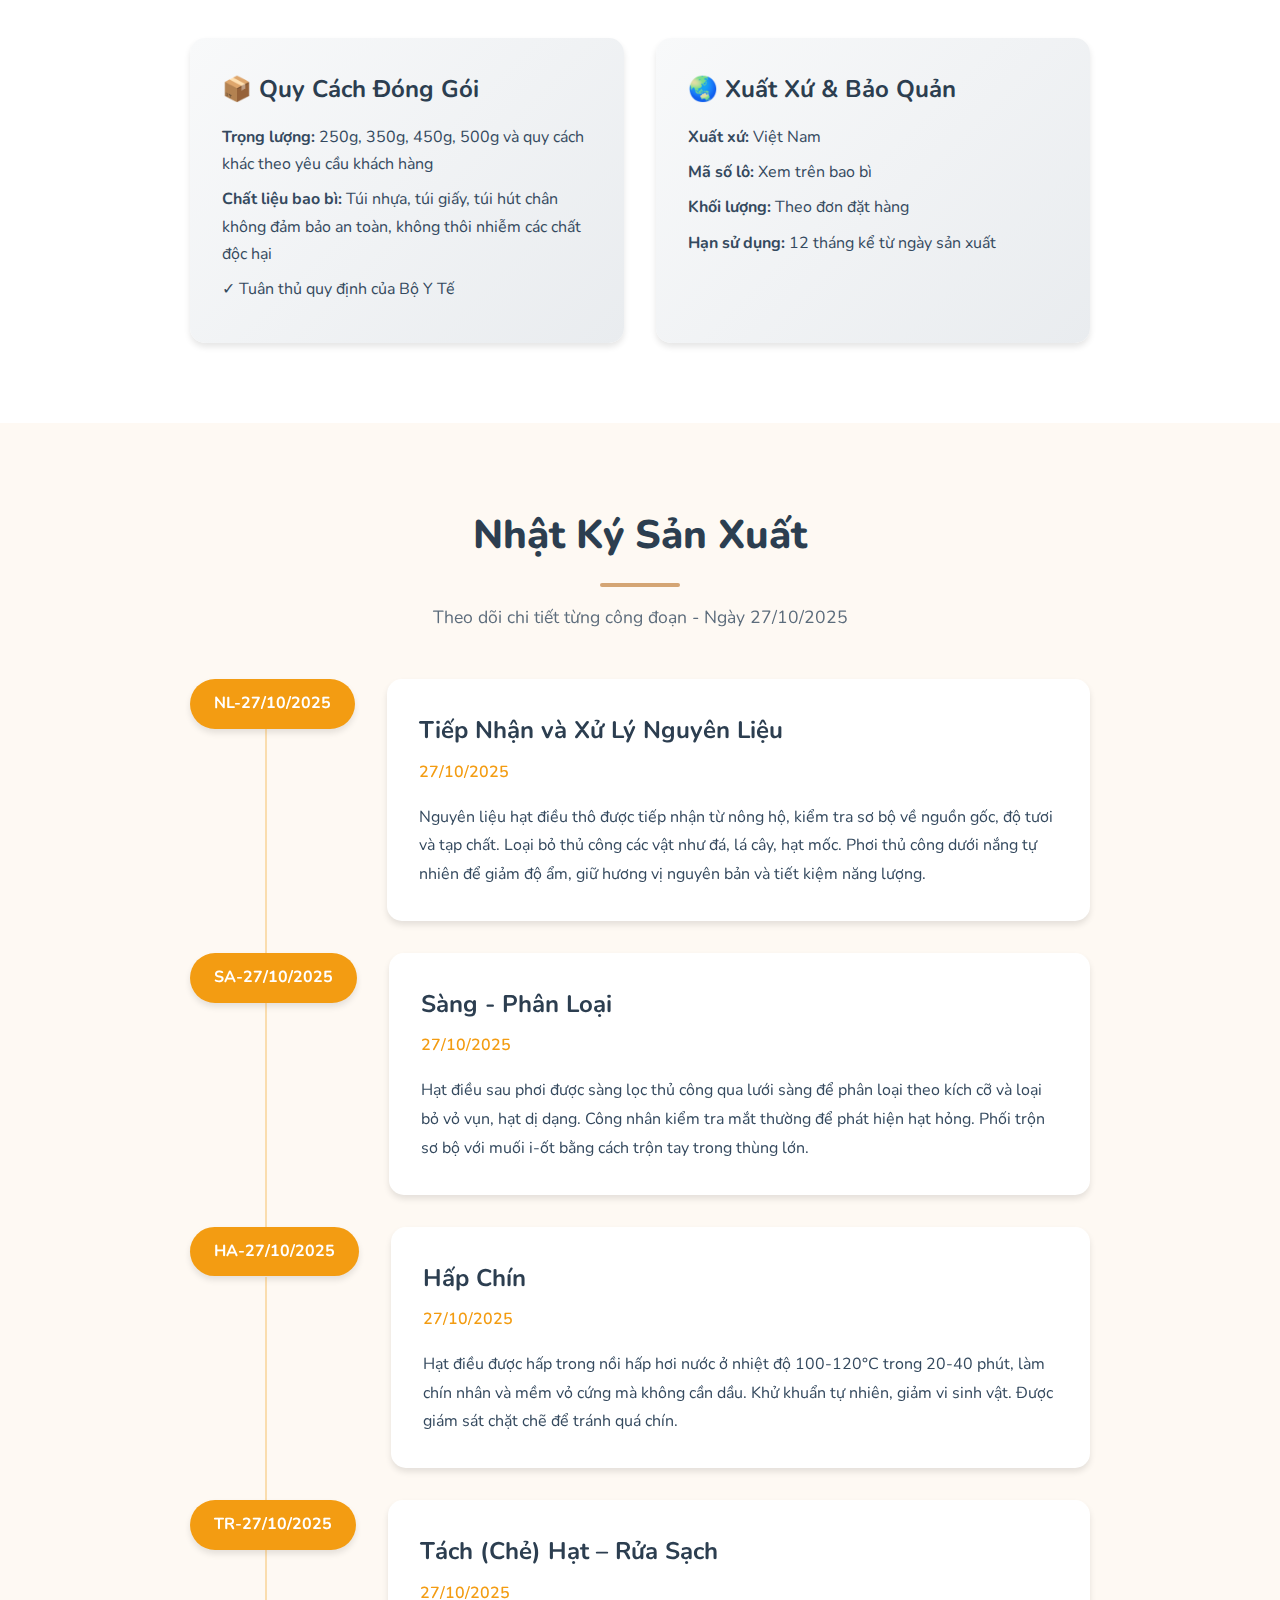
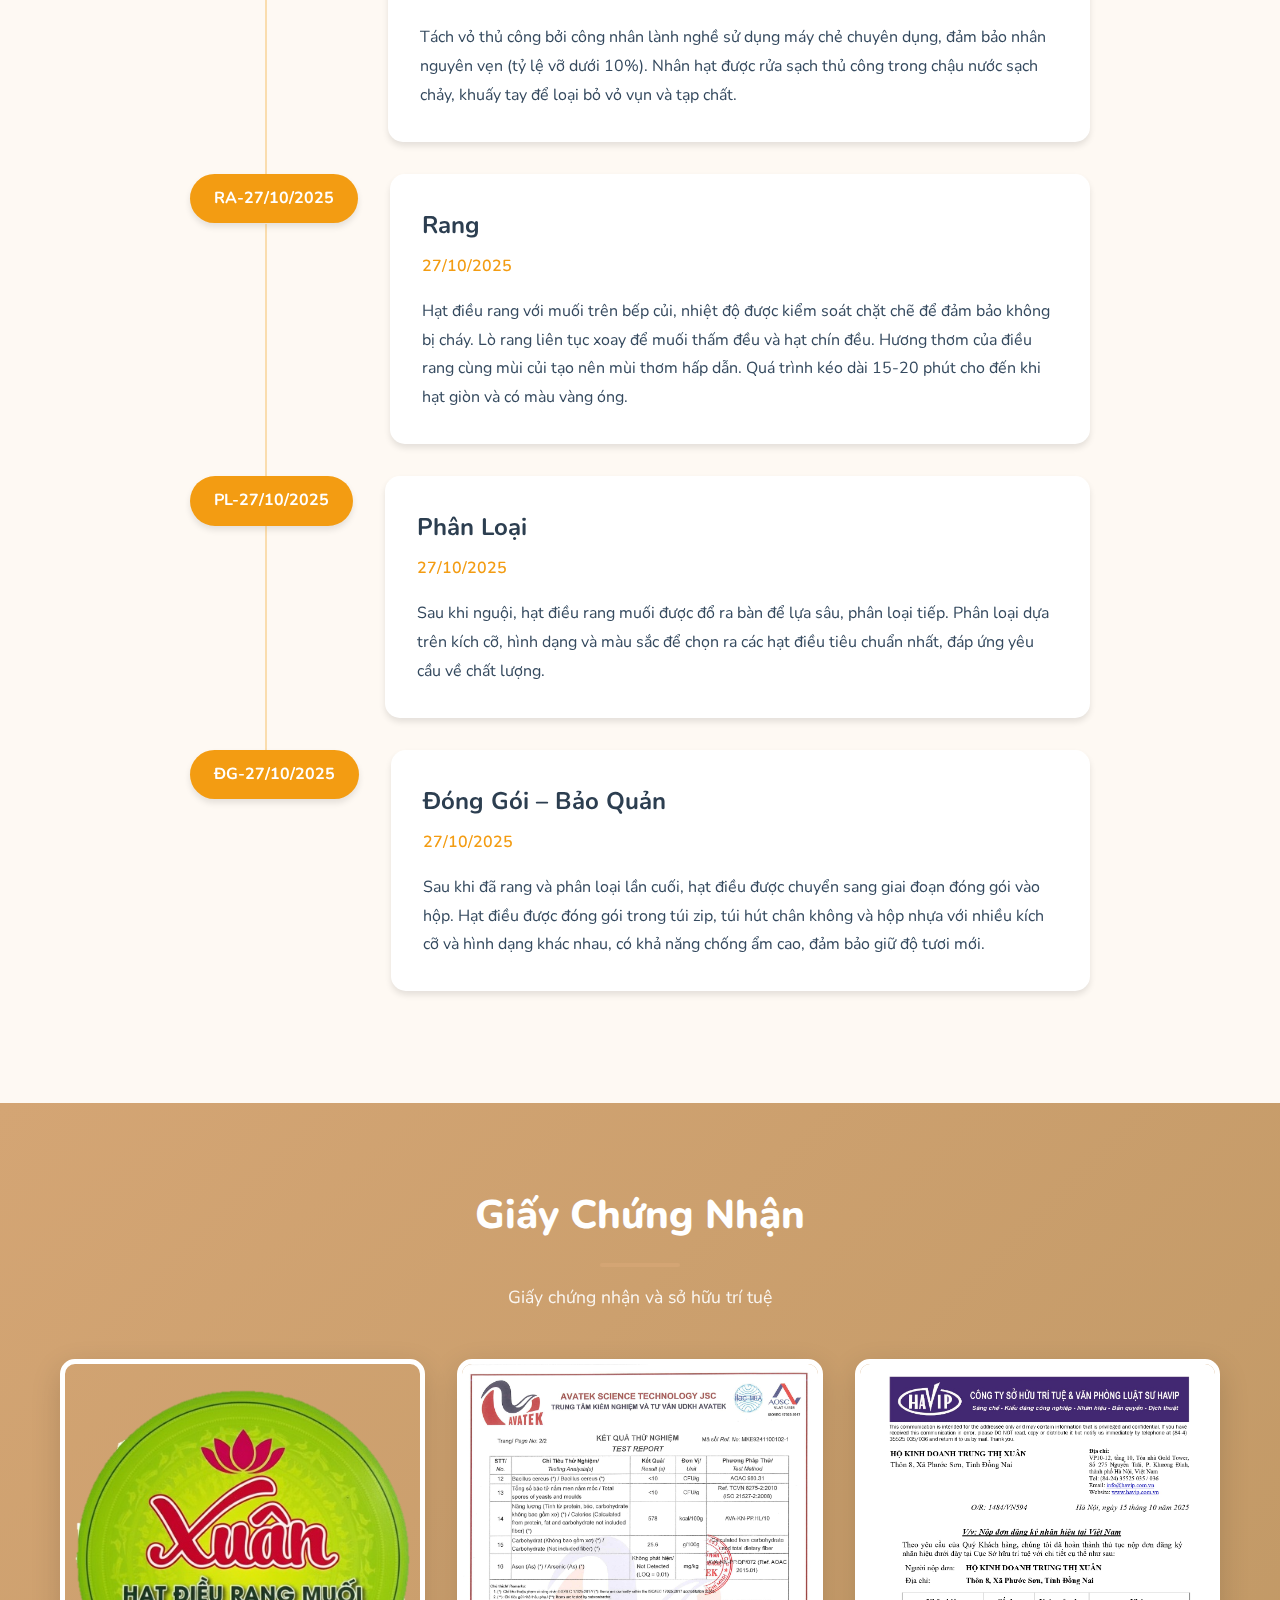
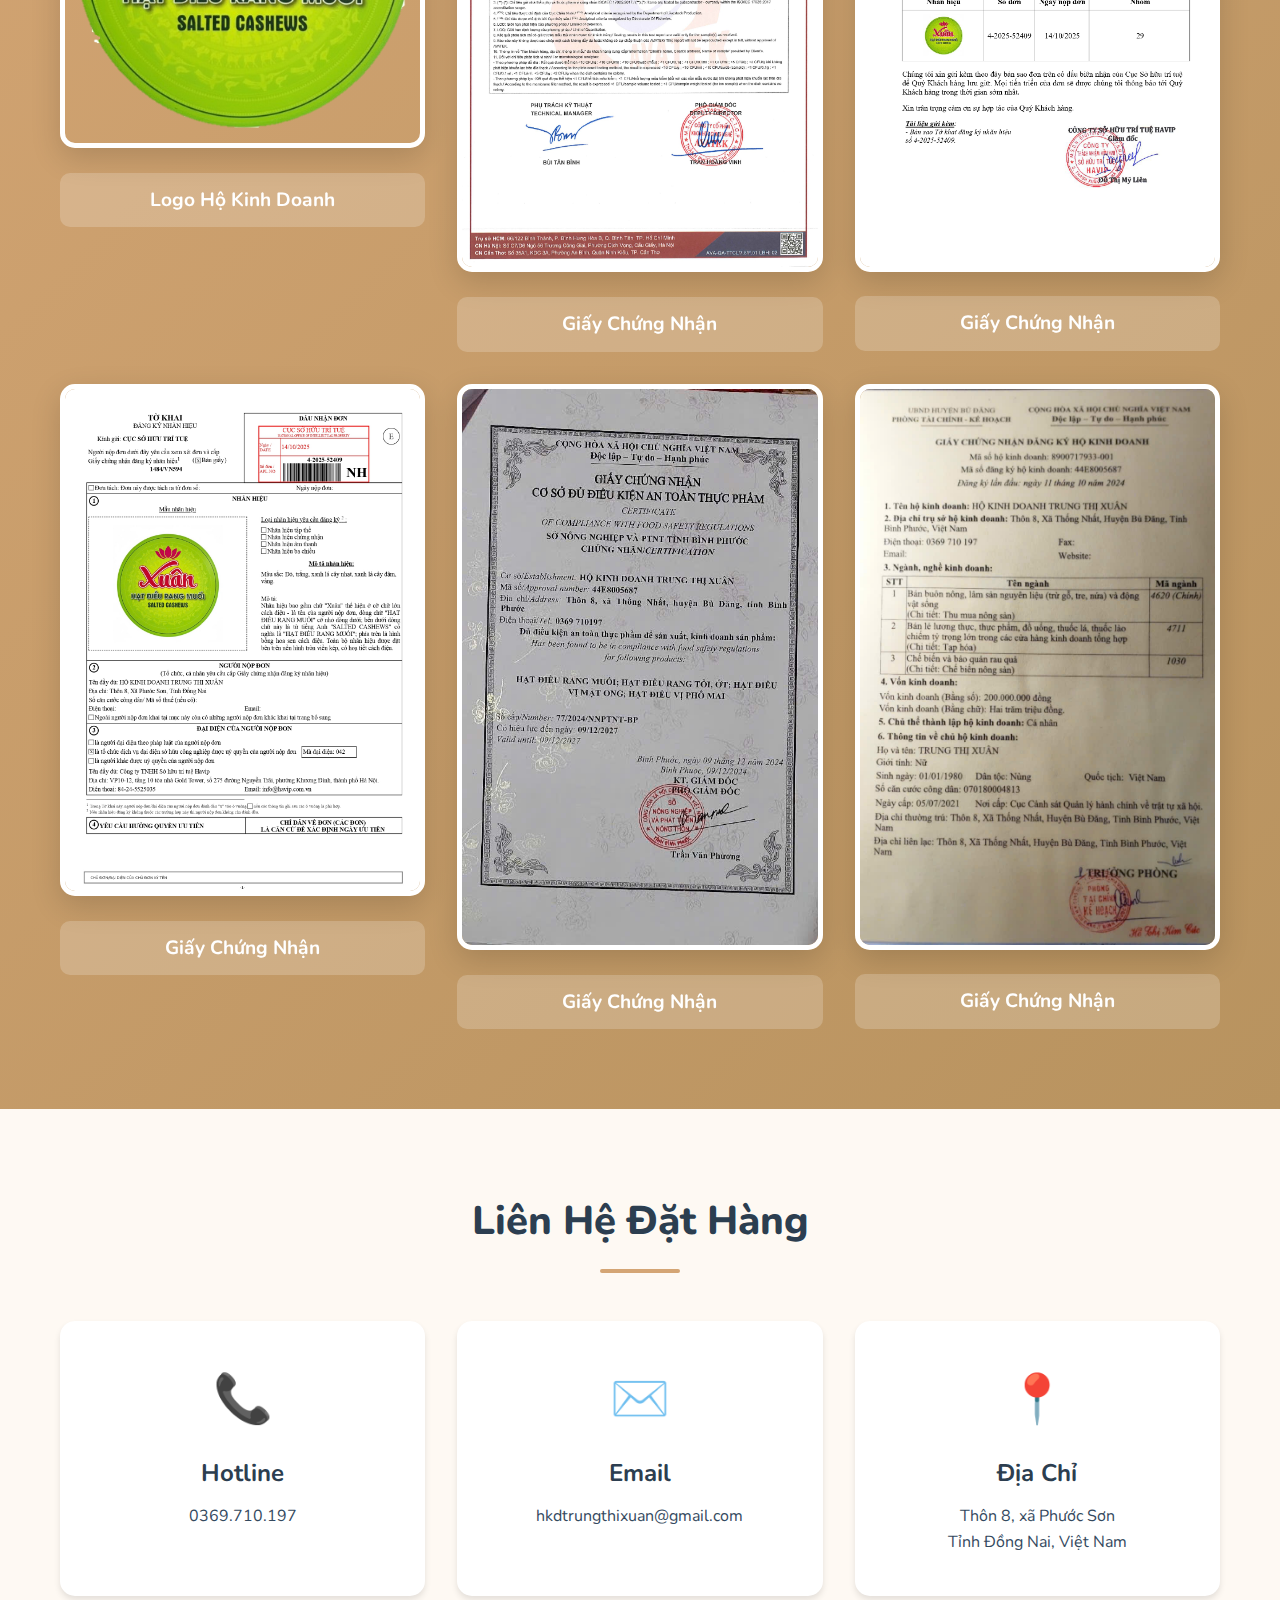
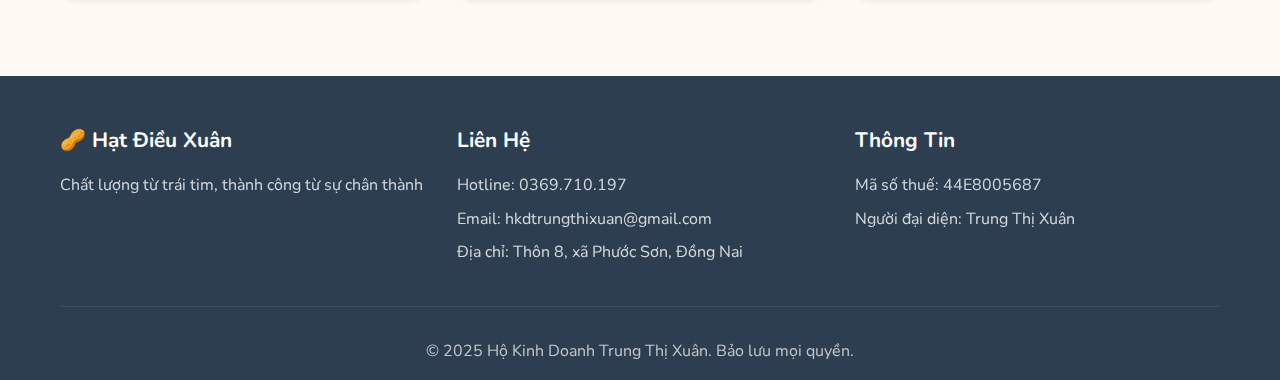
<file: hat-dieu.html>
<!DOCTYPE html>
<html lang="vi">
<head>
    <meta charset="UTF-8">
    <meta name="viewport" content="width=device-width, initial-scale=1.0">
    <title>Hạt Điều Rang Muối - Hộ Kinh Doanh Trung Thị Xuân</title>
    <link rel="stylesheet" href="styles-hatdieu.css">
    <link rel="preconnect" href="https://fonts.googleapis.com">
    <link rel="preconnect" href="https://fonts.gstatic.com" crossorigin>
    <link href="https://fonts.googleapis.com/css2?family=Nunito:wght@300;400;600;700;800&display=swap" rel="stylesheet">
</head>
<body>
    <!-- Header -->
    <header class="header">
        <div class="container">
            <nav class="navbar">
                <div class="logo">🥜 Hạt Điều Xuân</div>
                <ul class="nav-menu">
                    <li><a href="#product">Sản Phẩm</a></li>
                    <li><a href="#producer">Nhà Sản Xuất</a></li>
                    <li><a href="#process">Quy Trình</a></li>
                    <li><a href="#batch">Thông Tin Lô</a></li>
                    <li><a href="#diary">Nhật Ký</a></li>
                    <li><a href="#contact">Liên Hệ</a></li>
                </ul>
                <div class="menu-toggle" id="mobile-menu">
                    <span></span>
                    <span></span>
                    <span></span>
                </div>
            </nav>
        </div>
    </header>

    <!-- Hero Section -->
    <section class="hero">
        <div class="hero-overlay"></div>
        <div class="container hero-content">
            <h1 class="hero-title">Hạt Điều Rang Muối</h1>
            <p class="hero-subtitle">Chất lượng từ trái tim, thành công từ sự chân thành</p>
            <div class="hero-features">
                <div class="feature-tag">✓ Giòn Tan Thơm Ngon</div>
                <div class="feature-tag">✓ Không Chất Bảo Quản</div>
                <div class="feature-tag">✓ Rang Thủ Công</div>
            </div>
            <a href="#product" class="btn btn-primary">Khám Phá Ngay</a>
        </div>
    </section>

    <!-- Product Information -->
    <section id="product" class="section product-section">
        <div class="container">
            <div class="section-header">
                <h2 class="section-title">Thông Tin Sản Phẩm</h2>
                <div class="title-underline"></div>
            </div>
            <div class="product-grid">
                <div class="product-image">
                    <div class="image-placeholder">
                        <img src="thi-xuan/hat-dieu.jpeg" alt="Hạt Điều Rang Muối" class="product-main-image">
                    </div>
                </div>
                <div class="product-info">
                    <div class="info-card">
                        <h3>Hạt Điều Rang Muối</h3>
                        <div class="info-grid">
                            <div class="info-item">
                                <span class="info-label">Giá tham khảo:</span>
                                <span class="info-value">Liên hệ 0369.710.197</span>
                            </div>
                            <div class="info-item">
                                <span class="info-label">Nhãn hiệu:</span>
                                <span class="info-value">Hạt Điều Xuân</span>
                            </div>
                            <div class="info-item">
                                <span class="info-label">Mã số mã vạch:</span>
                                <span class="info-value">Đang cập nhật</span>
                            </div>
                            <div class="info-item">
                                <span class="info-label">Ngày sản xuất:</span>
                                <span class="info-value">Xem trên bao bì</span>
                            </div>
                            <div class="info-item">
                                <span class="info-label">Hạn sử dụng:</span>
                                <span class="info-value">12 tháng kể từ ngày sản xuất</span>
                            </div>
                            <div class="info-item">
                                <span class="info-label">Hướng dẫn sử dụng:</span>
                                <span class="info-value">Sử dụng ngay khi mở bao bì</span>
                            </div>
                        </div>
                    </div>
                    <div class="description-card">
                        <h4>🌟 Đặc Điểm Nổi Bật</h4>
                        <p>Hạt Điều rang muối - Chất lượng từ trái tim, thành công từ sự chân thành. Chị Xuân, người đứng đầu hộ kinh doanh, cùng gia đình với kinh nghiệm lâu năm gắn bó với hạt điều, chúng tôi đã tỉ mỉ trong từng công đoạn từ chọn lọc nguyên liệu, loại bỏ mọi tạp chất để giữ lại những hạt điều chất lượng nhất.</p>
                        
                        <h4>💎 Giá Trị Dinh Dưỡng</h4>
                        <p>Mỗi hạt điều rang muối là một kho tàng dinh dưỡng, giàu protein, chất béo lành mạnh, magiê và kẽm, trở thành món ăn nhẹ lý tưởng cho mọi lứa tuổi.</p>
                        
                        <h4>🎁 Ứng Dụng</h4>
                        <p>Từ mâm cơm gia đình cho đến những buổi tụ họp hay đơn giản là món quà ý nghĩa dành cho người thân yêu trong gia đình và bạn bè vào những dịp lễ, tết.</p>
                    </div>
                </div>
            </div>
        </div>
    </section>

    <!-- Story Section -->
    <section class="section story-section">
        <div class="container">
            <div class="section-header">
                <h2 class="section-title">Câu Chuyện Sản Phẩm</h2>
                <div class="title-underline"></div>
            </div>
            <div class="story-content">
                <div class="story-card">
                    <div class="story-text">
                        <p>Nép mình giữa những vườn điều xanh mướt trải dài ở Thôn 8, xã Phước Sơn, tỉnh Đồng Nai – nơi từng mang tên xã Thống Nhất, huyện Bù Đăng, tỉnh Bình Phước – Hộ Kinh Doanh Trung Thị Xuân ra đời như một câu chuyện về lòng đam mê và sự kiên định.</p>
                        
                        <p>Hành trình của hạt điều rang muối Xuân bắt đầu từ những cây điều được chăm sóc tỉ mỉ trên đất Phước Sơn, nơi khí hậu ôn hòa và thổ nhưỡng bazan màu mỡ – di sản từ Bình Phước xưa – nuôi dưỡng những trái điều căng mọng, chất lượng.</p>
                        
                        <p>Quy trình chế biến là sự kết hợp hài hòa giữa truyền thống và hiện đại: sau khi tách vỏ thủ công để đảm bảo độ chính xác cao nhất, hạt điều được rang trên hệ thống máy móc phù hợp, ướp muối tinh khiết từ biển Việt Nam, tạo nên lớp vỏ vàng óng, giòn tan, thấm đều vị mặn nhẹ quyện với ngọt bùi tự nhiên, không sử dụng chất bảo quản hay phụ gia hóa học.</p>
                    </div>
                </div>
                
                <div class="story-highlight">
                    <h3>🌱 Cam Kết Của Chúng Tôi</h3>
                    <div class="highlight-grid">
                        <div class="highlight-item">
                            <div class="highlight-icon">✓</div>
                            <h4>Chất lượng từ trái tim</h4>
                            <p>Tỉ mỉ trong từng công đoạn sản xuất</p>
                        </div>
                        <div class="highlight-item">
                            <div class="highlight-icon">✓</div>
                            <h4>Giá cả hợp lý</h4>
                            <p>Giá tốt nhất cho người tiêu dùng</p>
                        </div>
                        <div class="highlight-item">
                            <div class="highlight-icon">✓</div>
                            <h4>Giao hàng nhanh chóng</h4>
                            <p>Đảm bảo sản phẩm tươi ngon</p>
                        </div>
                        <div class="highlight-item">
                            <div class="highlight-icon">✓</div>
                            <h4>Bao bì thân thiện môi trường</h4>
                            <p>An toàn, không thôi nhiễm độc hại</p>
                        </div>
                    </div>
                </div>
            </div>
        </div>
    </section>

    <!-- Producer Information -->
    <section id="producer" class="section producer-section">
        <div class="container">
            <div class="section-header">
                <h2 class="section-title">Thông Tin Nhà Sản Xuất</h2>
                <div class="title-underline"></div>
            </div>
            <div class="producer-card">
                <div class="producer-header">
                    <div class="producer-icon">👩‍🌾</div>
                    <div>
                        <h3>Hộ Kinh Doanh Trung Thị Xuân</h3>
                        <p class="producer-subtitle">Chuyên sản xuất hạt điều chất lượng cao</p>
                    </div>
                </div>
                <div class="producer-details">
                    <div class="detail-item">
                        <span class="detail-icon">👤</span>
                        <div>
                            <span class="detail-label">Người đại diện</span>
                            <span class="detail-value">Trung Thị Xuân - Chủ cơ sở</span>
                        </div>
                    </div>
                    <div class="detail-item">
                        <span class="detail-icon">📍</span>
                        <div>
                            <span class="detail-label">Địa chỉ</span>
                            <span class="detail-value">Thôn 8, xã Phước Sơn, tỉnh Đồng Nai, Việt Nam</span>
                        </div>
                    </div>
                    <div class="detail-item">
                        <span class="detail-icon">📞</span>
                        <div>
                            <span class="detail-label">Số điện thoại</span>
                            <span class="detail-value">0369.710.197</span>
                        </div>
                    </div>
                    <div class="detail-item">
                        <span class="detail-icon">✉️</span>
                        <div>
                            <span class="detail-label">Email</span>
                            <span class="detail-value">hkdtrungthixuan@gmail.com</span>
                        </div>
                    </div>
                    <div class="detail-item">
                        <span class="detail-icon">🏢</span>
                        <div>
                            <span class="detail-label">Mã số thuế</span>
                            <span class="detail-value">44E8005687</span>
                        </div>
                    </div>
                </div>
            </div>
        </div>
    </section>

    <!-- Production Process -->
    <section id="process" class="section process-section">
        <div class="container">
            <div class="section-header">
                <h2 class="section-title">Quy Trình Sản Xuất</h2>
                <div class="title-underline"></div>
                <p class="section-subtitle">Quy trình sản xuất Hạt Điều rang muối</p>
            </div>
            <div class="process-timeline">
                <div class="process-step">
                    <div class="step-number">1</div>
                    <div class="step-content">
                        <h4>Tiếp Nhận và Xử Lý Nguyên Liệu</h4>
                        <p>Nguyên liệu hạt điều thô được tiếp nhận từ nông hộ, kiểm tra nguồn gốc, độ tươi. Loại bỏ tạp chất bằng sàng tay và nhặt lọc. Phơi thủ công dưới nắng tự nhiên để giảm độ ẩm, giữ hương vị nguyên bản.</p>
                    </div>
                </div>
                <div class="process-step">
                    <div class="step-number">2</div>
                    <div class="step-content">
                        <h4>Sàng - Phân Loại</h4>
                        <p>Hạt điều được sàng lọc thủ công để phân loại theo kích cỡ và loại bỏ hạt hỏng. Phối trộn sơ bộ với muối i-ốt bằng cách trộn tay để muối thấm đều trước khi hấp.</p>
                    </div>
                </div>
                <div class="process-step">
                    <div class="step-number">3</div>
                    <div class="step-content">
                        <h4>Hấp Chín</h4>
                        <p>Hạt điều được hấp trong nồi hấp hơi nước ở nhiệt độ 100-120°C trong 20-40 phút, làm chín nhân và mềm vỏ mà không cần dầu, giữ nguyên dinh dưỡng. Khử khuẩn tự nhiên và được giám sát chặt chẽ.</p>
                    </div>
                </div>
                <div class="process-step">
                    <div class="step-number">4</div>
                    <div class="step-content">
                        <h4>Tách (Chẻ) Hạt – Rửa Sạch</h4>
                        <p>Tách vỏ thủ công bởi công nhân lành nghề, đảm bảo nhân nguyên vẹn (tỷ lệ vỡ dưới 10%). Nhân hạt được rửa sạch thủ công trong nước sạch chảy để loại bỏ vỏ vụn và tạp chất.</p>
                    </div>
                </div>
                <div class="process-step">
                    <div class="step-number">5</div>
                    <div class="step-content">
                        <h4>Rang</h4>
                        <p>Hạt điều rang với muối trên bếp củi, nhiệt độ được kiểm soát chặt chẽ. Lò rang liên tục xoay để muối thấm đều và hạt chín đều. Quá trình kéo dài 15-20 phút cho đến khi hạt giòn và có màu vàng óng đẹp mắt.</p>
                    </div>
                </div>
                <div class="process-step">
                    <div class="step-number">6</div>
                    <div class="step-content">
                        <h4>Phân Loại</h4>
                        <p>Sau khi nguội, hạt điều rang muối được phân loại dựa trên kích cỡ, hình dạng và màu sắc để chọn ra các hạt tiêu chuẩn nhất, đáp ứng yêu cầu chất lượng.</p>
                    </div>
                </div>
                <div class="process-step">
                    <div class="step-number">7</div>
                    <div class="step-content">
                        <h4>Đóng Gói – Bảo Quản</h4>
                        <p>Hạt điều được đóng gói trong túi zip, túi hút chân không và hộp nhựa với nhiều kích cỡ khác nhau, có khả năng chống ẩm cao, đảm bảo giữ độ tươi ngon.</p>
                    </div>
                </div>
            </div>
        </div>
    </section>

    <!-- Batch Information -->
    <section id="batch" class="section batch-section">
        <div class="container">
            <div class="section-header">
                <h2 class="section-title">Thông Tin Lô Hàng</h2>
                <div class="title-underline"></div>
            </div>
            <div class="batch-grid">
                <div class="batch-card">
                    <h4>📦 Quy Cách Đóng Gói</h4>
                    <p><strong>Trọng lượng:</strong> 250g, 350g, 450g, 500g và quy cách khác theo yêu cầu khách hàng</p>
                    <p><strong>Chất liệu bao bì:</strong> Túi nhựa, túi giấy, túi hút chân không đảm bảo an toàn, không thôi nhiễm các chất độc hại</p>
                    <p>✓ Tuân thủ quy định của Bộ Y Tế</p>
                </div>
                <div class="batch-card">
                    <h4>🌏 Xuất Xứ & Bảo Quản</h4>
                    <p><strong>Xuất xứ:</strong> Việt Nam</p>
                    <p><strong>Mã số lô:</strong> Xem trên bao bì</p>
                    <p><strong>Khối lượng:</strong> Theo đơn đặt hàng</p>
                    <p><strong>Hạn sử dụng:</strong> 12 tháng kể từ ngày sản xuất</p>
                </div>
            </div>
        </div>
    </section>

    <!-- Production Diary -->
    <section id="diary" class="section diary-section">
        <div class="container">
            <div class="section-header">
                <h2 class="section-title">Nhật Ký Sản Xuất</h2>
                <div class="title-underline"></div>
                <p class="section-subtitle">Theo dõi chi tiết từng công đoạn - Ngày 27/10/2025</p>
            </div>
            <div class="diary-timeline">
                <div class="diary-entry">
                    <div class="diary-badge">NL-27/10/2025</div>
                    <div class="diary-content">
                        <h4>Tiếp Nhận và Xử Lý Nguyên Liệu</h4>
                        <p class="diary-date">27/10/2025</p>
                        <p>Nguyên liệu hạt điều thô được tiếp nhận từ nông hộ, kiểm tra sơ bộ về nguồn gốc, độ tươi và tạp chất. Loại bỏ thủ công các vật như đá, lá cây, hạt mốc. Phơi thủ công dưới nắng tự nhiên để giảm độ ẩm, giữ hương vị nguyên bản và tiết kiệm năng lượng.</p>
                    </div>
                </div>
                
                <div class="diary-entry">
                    <div class="diary-badge">SA-27/10/2025</div>
                    <div class="diary-content">
                        <h4>Sàng - Phân Loại</h4>
                        <p class="diary-date">27/10/2025</p>
                        <p>Hạt điều sau phơi được sàng lọc thủ công qua lưới sàng để phân loại theo kích cỡ và loại bỏ vỏ vụn, hạt dị dạng. Công nhân kiểm tra mắt thường để phát hiện hạt hỏng. Phối trộn sơ bộ với muối i-ốt bằng cách trộn tay trong thùng lớn.</p>
                    </div>
                </div>
                
                <div class="diary-entry">
                    <div class="diary-badge">HA-27/10/2025</div>
                    <div class="diary-content">
                        <h4>Hấp Chín</h4>
                        <p class="diary-date">27/10/2025</p>
                        <p>Hạt điều được hấp trong nồi hấp hơi nước ở nhiệt độ 100-120°C trong 20-40 phút, làm chín nhân và mềm vỏ cứng mà không cần dầu. Khử khuẩn tự nhiên, giảm vi sinh vật. Được giám sát chặt chẽ để tránh quá chín.</p>
                    </div>
                </div>
                
                <div class="diary-entry">
                    <div class="diary-badge">TR-27/10/2025</div>
                    <div class="diary-content">
                        <h4>Tách (Chẻ) Hạt – Rửa Sạch</h4>
                        <p class="diary-date">27/10/2025</p>
                        <p>Tách vỏ thủ công bởi công nhân lành nghề sử dụng máy chẻ chuyên dụng, đảm bảo nhân nguyên vẹn (tỷ lệ vỡ dưới 10%). Nhân hạt được rửa sạch thủ công trong chậu nước sạch chảy, khuấy tay để loại bỏ vỏ vụn và tạp chất.</p>
                    </div>
                </div>
                
                <div class="diary-entry">
                    <div class="diary-badge">RA-27/10/2025</div>
                    <div class="diary-content">
                        <h4>Rang</h4>
                        <p class="diary-date">27/10/2025</p>
                        <p>Hạt điều rang với muối trên bếp củi, nhiệt độ được kiểm soát chặt chẽ để đảm bảo không bị cháy. Lò rang liên tục xoay để muối thấm đều và hạt chín đều. Hương thơm của điều rang cùng mùi củi tạo nên mùi thơm hấp dẫn. Quá trình kéo dài 15-20 phút cho đến khi hạt giòn và có màu vàng óng.</p>
                    </div>
                </div>
                
                <div class="diary-entry">
                    <div class="diary-badge">PL-27/10/2025</div>
                    <div class="diary-content">
                        <h4>Phân Loại</h4>
                        <p class="diary-date">27/10/2025</p>
                        <p>Sau khi nguội, hạt điều rang muối được đổ ra bàn để lựa sâu, phân loại tiếp. Phân loại dựa trên kích cỡ, hình dạng và màu sắc để chọn ra các hạt điều tiêu chuẩn nhất, đáp ứng yêu cầu về chất lượng.</p>
                    </div>
                </div>
                
                <div class="diary-entry">
                    <div class="diary-badge">ĐG-27/10/2025</div>
                    <div class="diary-content">
                        <h4>Đóng Gói – Bảo Quản</h4>
                        <p class="diary-date">27/10/2025</p>
                        <p>Sau khi đã rang và phân loại lần cuối, hạt điều được chuyển sang giai đoạn đóng gói vào hộp. Hạt điều được đóng gói trong túi zip, túi hút chân không và hộp nhựa với nhiều kích cỡ và hình dạng khác nhau, có khả năng chống ẩm cao, đảm bảo giữ độ tươi mới.</p>
                    </div>
                </div>
            </div>
        </div>
    </section>

    <!-- Certificate Section -->
    <section class="section certificate-section">
        <div class="container">
            <div class="section-header">
                <h2 class="section-title">Giấy Chứng Nhận</h2>
                <div class="title-underline"></div>
                <p class="section-subtitle">Giấy chứng nhận và sở hữu trí tuệ</p>
            </div>
            <div class="certificate-grid">
                <div class="certificate-container">
                    <img src="thi-xuan/image1.png" alt="Logo hộ kinh doanh" class="certificate-image">
                    <div class="certificate-label">Logo Hộ Kinh Doanh</div>
                </div>
                <div class="certificate-container">
                    <img src="thi-xuan/image2.jpg" alt="Giấy chứng nhận" class="certificate-image">
                    <div class="certificate-label">Giấy Chứng Nhận</div>
                </div>
                <div class="certificate-container">
                    <img src="thi-xuan/dang-ky-nhan-hieu.jpg" alt="Giấy chứng nhận" class="certificate-image">
                    <div class="certificate-label">Giấy Chứng Nhận</div>
                </div>
                <div class="certificate-container">
                    <img src="thi-xuan/so-huu-tri-tue.jpg" alt="Giấy chứng nhận" class="certificate-image">
                    <div class="certificate-label">Giấy Chứng Nhận</div>
                </div>
                <div class="certificate-container">
                    <img src="thi-xuan/giay-chung-nhan-an-toan-thuc-pham.jpeg" alt="Giấy chứng nhận" class="certificate-image">
                    <div class="certificate-label">Giấy Chứng Nhận</div>
                </div>
                <div class="certificate-container">
                    <img src="thi-xuan/giay-phep-kinh-doanh.jpeg" alt="Giấy chứng nhận" class="certificate-image">
                    <div class="certificate-label">Giấy Chứng Nhận</div>
                </div>
            </div>
        </div>
    </section>

    <!-- Contact Section -->
    <section id="contact" class="section contact-section">
        <div class="container">
            <div class="section-header">
                <h2 class="section-title">Liên Hệ Đặt Hàng</h2>
                <div class="title-underline"></div>
            </div>
            <div class="contact-grid">
                <div class="contact-card">
                    <div class="contact-icon">📞</div>
                    <h4>Hotline</h4>
                    <p>0369.710.197</p>
                </div>
                <div class="contact-card">
                    <div class="contact-icon">✉️</div>
                    <h4>Email</h4>
                    <p>hkdtrungthixuan@gmail.com</p>
                </div>
                <div class="contact-card">
                    <div class="contact-icon">📍</div>
                    <h4>Địa Chỉ</h4>
                    <p>Thôn 8, xã Phước Sơn<br>Tỉnh Đồng Nai, Việt Nam</p>
                </div>
            </div>
        </div>
    </section>

    <!-- Footer -->
    <footer class="footer">
        <div class="container">
            <div class="footer-content">
                <div class="footer-section">
                    <h4>🥜 Hạt Điều Xuân</h4>
                    <p>Chất lượng từ trái tim, thành công từ sự chân thành</p>
                </div>
                <div class="footer-section">
                    <h4>Liên Hệ</h4>
                    <p>Hotline: 0369.710.197</p>
                    <p>Email: hkdtrungthixuan@gmail.com</p>
                    <p>Địa chỉ: Thôn 8, xã Phước Sơn, Đồng Nai</p>
                </div>
                <div class="footer-section">
                    <h4>Thông Tin</h4>
                    <p>Mã số thuế: 44E8005687</p>
                    <p>Người đại diện: Trung Thị Xuân</p>
                </div>
            </div>
            <div class="footer-bottom">
                <p>&copy; 2025 Hộ Kinh Doanh Trung Thị Xuân. Bảo lưu mọi quyền.</p>
            </div>
        </div>
    </footer>

    <script src="script.js"></script>
</body>
</html>
</file>
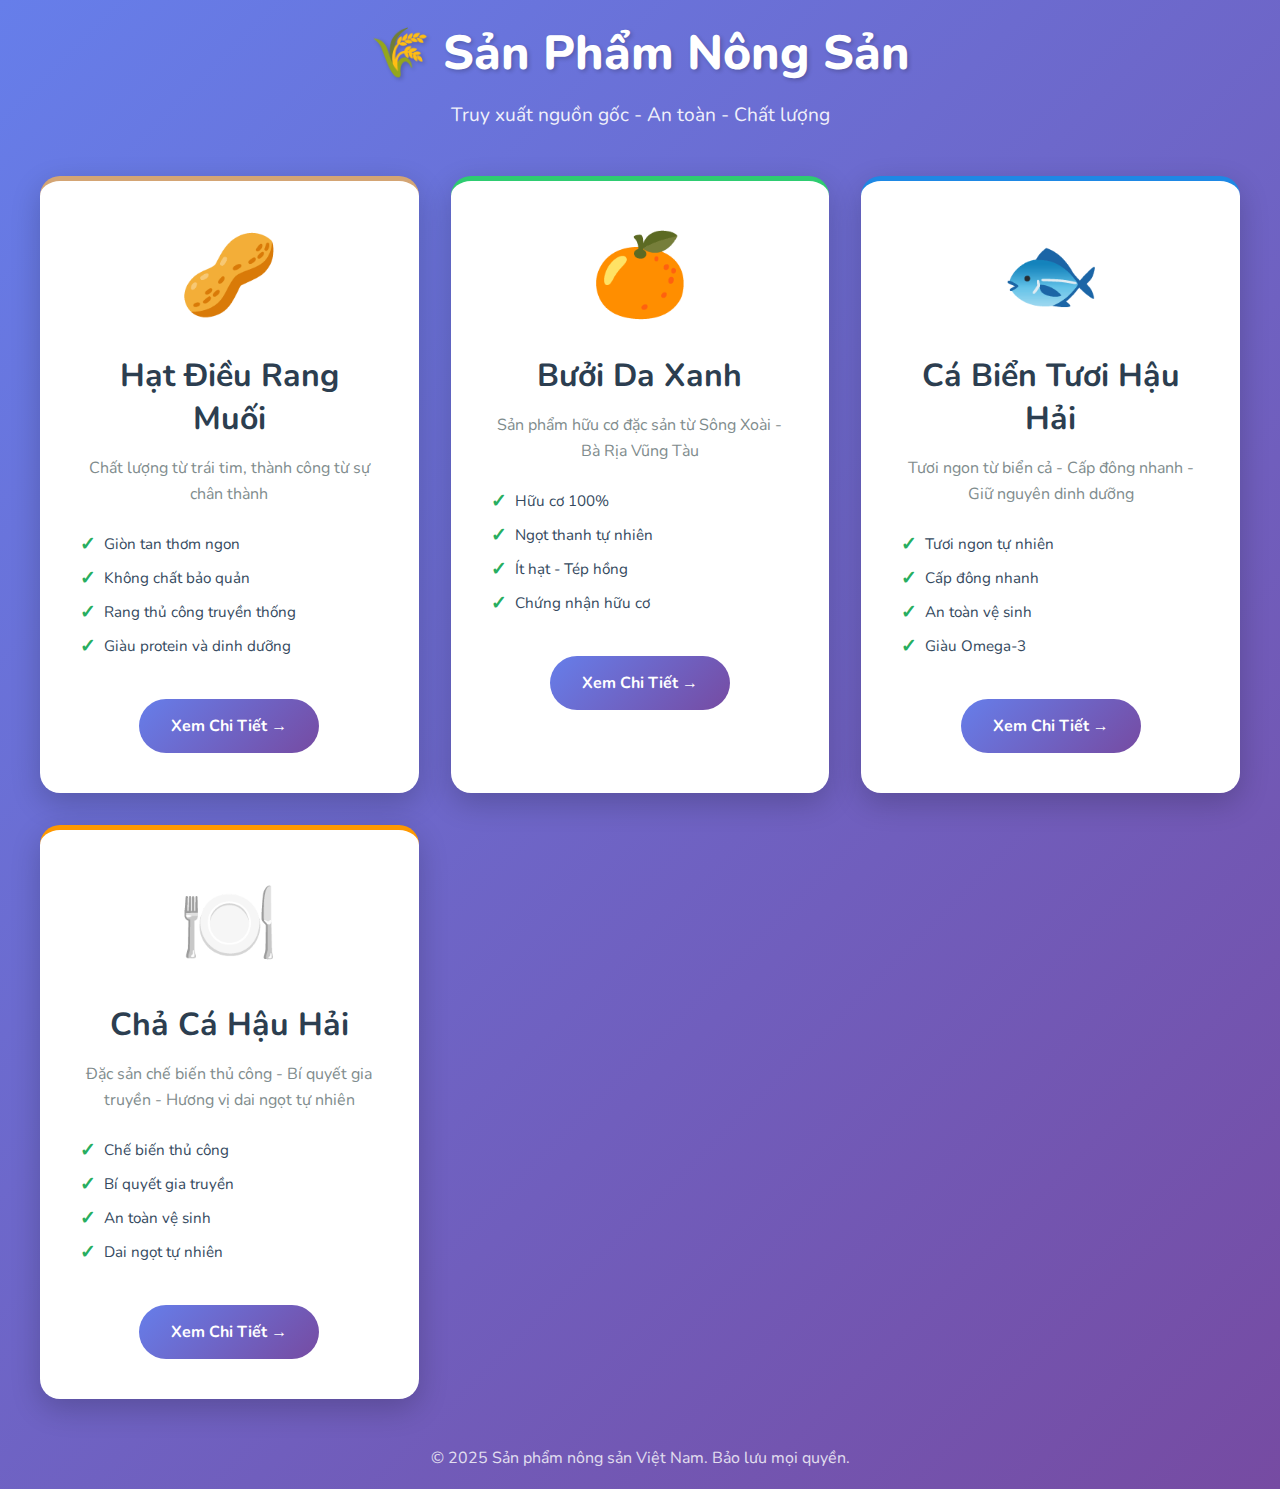
<file: main-index.html>
<!DOCTYPE html>
<html lang="vi">
<head>
    <meta charset="UTF-8">
    <meta name="viewport" content="width=device-width, initial-scale=1.0">
    <title>Sản Phẩm Nông Sản Truy Xuất Nguồn Gốc</title>
    <link rel="preconnect" href="https://fonts.googleapis.com">
    <link rel="preconnect" href="https://fonts.gstatic.com" crossorigin>
    <link href="https://fonts.googleapis.com/css2?family=Nunito:wght@300;400;600;700;800&display=swap" rel="stylesheet">
    <style>
        * {
            margin: 0;
            padding: 0;
            box-sizing: border-box;
        }

        body {
            font-family: 'Nunito', sans-serif;
            background: linear-gradient(135deg, #667eea 0%, #764ba2 100%);
            min-height: 100vh;
            display: flex;
            align-items: center;
            justify-content: center;
            padding: 20px;
        }

        .container {
            max-width: 1200px;
            width: 100%;
        }

        .header {
            text-align: center;
            color: white;
            margin-bottom: 3rem;
        }

        .header h1 {
            font-size: 3rem;
            font-weight: 800;
            margin-bottom: 1rem;
            text-shadow: 2px 2px 4px rgba(0, 0, 0, 0.2);
        }

        .header p {
            font-size: 1.2rem;
            opacity: 0.9;
        }

        .products-grid {
            display: grid;
            grid-template-columns: repeat(auto-fit, minmax(350px, 1fr));
            gap: 2rem;
        }

        .product-card {
            background: white;
            border-radius: 20px;
            padding: 2.5rem;
            box-shadow: 0 10px 30px rgba(0, 0, 0, 0.2);
            transition: transform 0.3s ease, box-shadow 0.3s ease;
            text-align: center;
            text-decoration: none;
            color: inherit;
            display: block;
        }

        .product-card:hover {
            transform: translateY(-10px);
            box-shadow: 0 20px 50px rgba(0, 0, 0, 0.3);
        }

        .product-icon {
            font-size: 5rem;
            margin-bottom: 1.5rem;
            display: block;
        }

        .product-card h2 {
            font-size: 2rem;
            color: #2c3e50;
            margin-bottom: 1rem;
        }

        .product-card p {
            color: #7f8c8d;
            line-height: 1.6;
            margin-bottom: 1.5rem;
        }

        .product-features {
            display: flex;
            flex-direction: column;
            gap: 0.5rem;
            margin-bottom: 1.5rem;
            align-items: flex-start;
        }

        .feature {
            display: flex;
            align-items: center;
            gap: 0.5rem;
            font-size: 0.95rem;
            color: #34495e;
        }

        .feature::before {
            content: '✓';
            color: #27ae60;
            font-weight: bold;
            font-size: 1.2rem;
        }

        .btn-view {
            background: linear-gradient(135deg, #667eea 0%, #764ba2 100%);
            color: white;
            padding: 1rem 2rem;
            border-radius: 50px;
            font-weight: 700;
            display: inline-block;
            margin-top: 1rem;
            transition: all 0.3s ease;
        }

        .product-card:hover .btn-view {
            transform: scale(1.05);
        }

        .cashew-card {
            border-top: 5px solid #d4a574;
        }

        .pomelo-card {
            border-top: 5px solid #2ecc71;
        }

        .fish-card {
            border-top: 5px solid #1e88e5;
        }

        .fishcake-card {
            border-top: 5px solid #ff9800;
        }

        .footer {
            text-align: center;
            color: white;
            margin-top: 3rem;
            opacity: 0.8;
        }

        @media (max-width: 768px) {
            .header h1 {
                font-size: 2rem;
            }

            .products-grid {
                grid-template-columns: 1fr;
            }

            .product-card {
                padding: 2rem;
            }
        }
    </style>
</head>
<body>
    <div class="container">
        <div class="header">
            <h1>🌾 Sản Phẩm Nông Sản</h1>
            <p>Truy xuất nguồn gốc - An toàn - Chất lượng</p>
        </div>

        <div class="products-grid">
            <!-- Hạt Điều Rang Muối -->
            <a href="hat-dieu.html" class="product-card cashew-card">
                <span class="product-icon">🥜</span>
                <h2>Hạt Điều Rang Muối</h2>
                <p>Chất lượng từ trái tim, thành công từ sự chân thành</p>
                <div class="product-features">
                    <span class="feature">Giòn tan thơm ngon</span>
                    <span class="feature">Không chất bảo quản</span>
                    <span class="feature">Rang thủ công truyền thống</span>
                    <span class="feature">Giàu protein và dinh dưỡng</span>
                </div>
                <span class="btn-view">Xem Chi Tiết →</span>
            </a>

            <!-- Bưởi Da Xanh -->
            <a href="index.html" class="product-card pomelo-card">
                <span class="product-icon">🍊</span>
                <h2>Bưởi Da Xanh</h2>
                <p>Sản phẩm hữu cơ đặc sản từ Sông Xoài - Bà Rịa Vũng Tàu</p>
                <div class="product-features">
                    <span class="feature">Hữu cơ 100%</span>
                    <span class="feature">Ngọt thanh tự nhiên</span>
                    <span class="feature">Ít hạt - Tép hồng</span>
                    <span class="feature">Chứng nhận hữu cơ</span>
                </div>
                <span class="btn-view">Xem Chi Tiết →</span>
            </a>

            <!-- Cá Biển Tươi Hậu Hải -->
            <a href="ca-bien.html" class="product-card fish-card">
                <span class="product-icon">🐟</span>
                <h2>Cá Biển Tươi Hậu Hải</h2>
                <p>Tươi ngon từ biển cả - Cấp đông nhanh - Giữ nguyên dinh dưỡng</p>
                <div class="product-features">
                    <span class="feature">Tươi ngon tự nhiên</span>
                    <span class="feature">Cấp đông nhanh</span>
                    <span class="feature">An toàn vệ sinh</span>
                    <span class="feature">Giàu Omega-3</span>
                </div>
                <span class="btn-view">Xem Chi Tiết →</span>
            </a>

            <!-- Chả Cá Hậu Hải -->
            <a href="cha-ca.html" class="product-card fishcake-card">
                <span class="product-icon">🍽️</span>
                <h2>Chả Cá Hậu Hải</h2>
                <p>Đặc sản chế biến thủ công - Bí quyết gia truyền - Hương vị dai ngọt tự nhiên</p>
                <div class="product-features">
                    <span class="feature">Chế biến thủ công</span>
                    <span class="feature">Bí quyết gia truyền</span>
                    <span class="feature">An toàn vệ sinh</span>
                    <span class="feature">Dai ngọt tự nhiên</span>
                </div>
                <span class="btn-view">Xem Chi Tiết →</span>
            </a>
        </div>

        <div class="footer">
            <p>&copy; 2025 Sản phẩm nông sản Việt Nam. Bảo lưu mọi quyền.</p>
        </div>
    </div>
</body>
</html>
</file>
<file: styles.css>
/* Reset & Base Styles */
* {
    margin: 0;
    padding: 0;
    box-sizing: border-box;
}

:root {
    --primary-color: #2ecc71;
    --secondary-color: #27ae60;
    --accent-color: #f39c12;
    --dark-color: #2c3e50;
    --light-color: #ecf0f1;
    --text-color: #34495e;
    --white: #ffffff;
    --shadow: 0 4px 6px rgba(0, 0, 0, 0.1);
    --shadow-lg: 0 10px 30px rgba(0, 0, 0, 0.15);
}

body {
    font-family: 'Nunito', sans-serif;
    line-height: 1.6;
    color: var(--text-color);
    overflow-x: hidden;
}

.container {
    max-width: 1200px;
    margin: 0 auto;
    padding: 0 20px;
}

/* Header & Navigation */
.header {
    background: var(--white);
    box-shadow: var(--shadow);
    position: fixed;
    width: 100%;
    top: 0;
    z-index: 1000;
    transition: all 0.3s ease;
}

.navbar {
    display: flex;
    justify-content: space-between;
    align-items: center;
    padding: 1rem 0;
}

.logo {
    font-size: 1.5rem;
    font-weight: 800;
    color: var(--primary-color);
}

.nav-menu {
    display: flex;
    list-style: none;
    gap: 2rem;
}

.nav-menu a {
    text-decoration: none;
    color: var(--text-color);
    font-weight: 600;
    transition: color 0.3s ease;
}

.nav-menu a:hover {
    color: var(--primary-color);
}

.menu-toggle {
    display: none;
    flex-direction: column;
    cursor: pointer;
    gap: 4px;
}

.menu-toggle span {
    width: 25px;
    height: 3px;
    background: var(--text-color);
    transition: all 0.3s ease;
}

/* Hero Section */
.hero {
    position: relative;
    height: 100vh;
    min-height: 600px;
    display: flex;
    align-items: center;
    justify-content: center;
    background: linear-gradient(135deg, #2ecc71 0%, #27ae60 100%);
    overflow: hidden;
}

.hero::before {
    content: '';
    position: absolute;
    top: 0;
    left: 0;
    right: 0;
    bottom: 0;
    background: url('data:image/svg+xml,<svg xmlns="http://www.w3.org/2000/svg" viewBox="0 0 1440 320"><path fill="%23ffffff" fill-opacity="0.1" d="M0,96L48,112C96,128,192,160,288,160C384,160,480,128,576,122.7C672,117,768,139,864,144C960,149,1056,139,1152,128C1248,117,1344,107,1392,101.3L1440,96L1440,320L1392,320C1344,320,1248,320,1152,320C1056,320,960,320,864,320C768,320,672,320,576,320C480,320,384,320,288,320C192,320,96,320,48,320L0,320Z"></path></svg>') no-repeat bottom;
    background-size: cover;
}

.hero-overlay {
    position: absolute;
    top: 0;
    left: 0;
    right: 0;
    bottom: 0;
    background: rgba(0, 0, 0, 0.1);
}

.hero-content {
    position: relative;
    z-index: 2;
    text-align: center;
    color: var(--white);
}

.hero-title {
    font-size: 4rem;
    font-weight: 800;
    margin-bottom: 1rem;
    text-shadow: 2px 2px 4px rgba(0, 0, 0, 0.2);
}

.hero-subtitle {
    font-size: 1.5rem;
    margin-bottom: 2rem;
    opacity: 0.95;
}

.hero-features {
    display: flex;
    gap: 1rem;
    justify-content: center;
    flex-wrap: wrap;
    margin-bottom: 2rem;
}

.feature-tag {
    background: rgba(255, 255, 255, 0.2);
    backdrop-filter: blur(10px);
    padding: 0.75rem 1.5rem;
    border-radius: 50px;
    font-weight: 600;
    border: 2px solid rgba(255, 255, 255, 0.3);
}

/* Buttons */
.btn {
    display: inline-block;
    padding: 1rem 2.5rem;
    border-radius: 50px;
    text-decoration: none;
    font-weight: 700;
    transition: all 0.3s ease;
    border: none;
    cursor: pointer;
    font-size: 1.1rem;
}

.btn-primary {
    background: var(--white);
    color: var(--primary-color);
    box-shadow: var(--shadow-lg);
}

.btn-primary:hover {
    transform: translateY(-3px);
    box-shadow: 0 15px 40px rgba(0, 0, 0, 0.2);
}

/* Section Styles */
.section {
    padding: 5rem 0;
}

.section-header {
    text-align: center;
    margin-bottom: 3rem;
}

.section-title {
    font-size: 2.5rem;
    font-weight: 800;
    color: var(--dark-color);
    margin-bottom: 1rem;
}

.title-underline {
    width: 80px;
    height: 4px;
    background: var(--primary-color);
    margin: 0 auto;
    border-radius: 2px;
}

.section-subtitle {
    font-size: 1.1rem;
    color: var(--text-color);
    margin-top: 1rem;
    opacity: 0.8;
}

/* Product Section */
.product-section {
    background: var(--light-color);
}

.product-grid {
    display: grid;
    grid-template-columns: 1fr 1fr;
    gap: 3rem;
    align-items: start;
}

.product-image {
    position: sticky;
    top: 100px;
}

.image-placeholder {
    background: linear-gradient(135deg, #2ecc71 0%, #27ae60 100%);
    border-radius: 20px;
    aspect-ratio: 1;
    display: flex;
    align-items: center;
    justify-content: center;
    box-shadow: var(--shadow-lg);
}

.emoji-large {
    font-size: 10rem;
    filter: drop-shadow(4px 4px 8px rgba(0, 0, 0, 0.2));
}

.info-card, .description-card {
    background: var(--white);
    padding: 2rem;
    border-radius: 15px;
    box-shadow: var(--shadow);
    margin-bottom: 1.5rem;
}

.info-card h3 {
    font-size: 2rem;
    color: var(--dark-color);
    margin-bottom: 1.5rem;
}

.info-grid {
    display: grid;
    gap: 1.5rem;
}

.info-item {
    display: flex;
    flex-direction: column;
    gap: 0.5rem;
}

.info-item.full-width {
    grid-column: 1 / -1;
}

.info-label {
    font-weight: 700;
    color: var(--dark-color);
    font-size: 0.95rem;
}

.info-value {
    color: var(--text-color);
}

.info-value p {
    margin: 0.25rem 0;
}

.description-card h4 {
    font-size: 1.3rem;
    color: var(--dark-color);
    margin: 1.5rem 0 0.75rem 0;
}

.description-card h4:first-child {
    margin-top: 0;
}

/* Producer Section */
.producer-card {
    background: var(--white);
    border-radius: 20px;
    padding: 3rem;
    box-shadow: var(--shadow-lg);
    max-width: 900px;
    margin: 0 auto;
}

.producer-header {
    display: flex;
    align-items: center;
    gap: 2rem;
    margin-bottom: 2rem;
    padding-bottom: 2rem;
    border-bottom: 2px solid var(--light-color);
}

.producer-icon {
    font-size: 4rem;
    background: linear-gradient(135deg, #2ecc71 0%, #27ae60 100%);
    width: 100px;
    height: 100px;
    border-radius: 50%;
    display: flex;
    align-items: center;
    justify-content: center;
    box-shadow: var(--shadow);
}

.producer-header h3 {
    font-size: 2rem;
    color: var(--dark-color);
}

.producer-subtitle {
    color: var(--text-color);
    opacity: 0.8;
}

.producer-details {
    display: grid;
    gap: 1.5rem;
}

.detail-item {
    display: flex;
    gap: 1rem;
    align-items: start;
}

.detail-icon {
    font-size: 1.5rem;
    min-width: 40px;
    text-align: center;
}

.detail-item > div {
    flex: 1;
    display: flex;
    flex-direction: column;
    gap: 0.25rem;
}

.detail-label {
    font-weight: 700;
    color: var(--dark-color);
    font-size: 0.95rem;
}

.detail-value {
    color: var(--text-color);
}

/* Process Section */
.process-section {
    background: linear-gradient(135deg, #f8f9fa 0%, #e9ecef 100%);
}

.process-timeline {
    max-width: 900px;
    margin: 0 auto;
}

.process-step {
    display: flex;
    gap: 2rem;
    margin-bottom: 3rem;
    position: relative;
}

.process-step::before {
    content: '';
    position: absolute;
    left: 35px;
    top: 70px;
    width: 2px;
    height: calc(100% + 30px);
    background: var(--primary-color);
    opacity: 0.3;
}

.process-step:last-child::before {
    display: none;
}

.step-number {
    min-width: 70px;
    height: 70px;
    background: linear-gradient(135deg, #2ecc71 0%, #27ae60 100%);
    border-radius: 50%;
    display: flex;
    align-items: center;
    justify-content: center;
    font-size: 2rem;
    font-weight: 800;
    color: var(--white);
    box-shadow: var(--shadow-lg);
    position: relative;
    z-index: 1;
}

.step-content {
    flex: 1;
    background: var(--white);
    padding: 2rem;
    border-radius: 15px;
    box-shadow: var(--shadow);
}

.step-content h4 {
    font-size: 1.5rem;
    color: var(--dark-color);
    margin-bottom: 1rem;
}

.step-content ul {
    list-style: none;
    padding-left: 0;
}

.step-content li {
    margin: 0.75rem 0;
    padding-left: 1.5rem;
    position: relative;
}

.step-content li::before {
    content: '✓';
    position: absolute;
    left: 0;
    color: var(--primary-color);
    font-weight: 700;
}

/* Batch Section */
.batch-section {
    background: var(--white);
}

.batch-grid {
    display: grid;
    grid-template-columns: repeat(auto-fit, minmax(300px, 1fr));
    gap: 2rem;
    max-width: 900px;
    margin: 0 auto;
}

.batch-card {
    background: linear-gradient(135deg, #f8f9fa 0%, #e9ecef 100%);
    padding: 2rem;
    border-radius: 15px;
    box-shadow: var(--shadow);
}

.batch-card h4 {
    font-size: 1.5rem;
    color: var(--dark-color);
    margin-bottom: 1rem;
}

.batch-card p {
    margin: 0.5rem 0;
}

/* Supply Section */
.supply-section {
    background: var(--light-color);
}

.supply-grid {
    display: grid;
    grid-template-columns: repeat(auto-fit, minmax(250px, 1fr));
    gap: 2rem;
}

.supply-card {
    background: var(--white);
    padding: 2rem;
    border-radius: 15px;
    text-align: center;
    box-shadow: var(--shadow);
    transition: transform 0.3s ease, box-shadow 0.3s ease;
}

.supply-card:hover {
    transform: translateY(-5px);
    box-shadow: var(--shadow-lg);
}

.supply-icon {
    font-size: 3rem;
    margin-bottom: 1rem;
}

.supply-card h4 {
    font-size: 1.2rem;
    color: var(--dark-color);
    margin-bottom: 0.5rem;
}

/* Diary Section */
.diary-section {
    background: var(--white);
}

.diary-timeline {
    max-width: 900px;
    margin: 0 auto;
}

.diary-entry {
    display: flex;
    gap: 2rem;
    margin-bottom: 2rem;
    position: relative;
}

.diary-entry::before {
    content: '';
    position: absolute;
    left: 75px;
    top: 50px;
    width: 2px;
    height: calc(100% + 20px);
    background: var(--accent-color);
    opacity: 0.3;
}

.diary-entry:last-child::before {
    display: none;
}

.diary-badge {
    min-width: 150px;
    background: var(--accent-color);
    color: var(--white);
    padding: 0.75rem 1.5rem;
    border-radius: 50px;
    font-weight: 700;
    text-align: center;
    box-shadow: var(--shadow);
    height: fit-content;
}

.diary-content {
    flex: 1;
    background: var(--light-color);
    padding: 2rem;
    border-radius: 15px;
    box-shadow: var(--shadow);
}

.diary-content h4 {
    font-size: 1.5rem;
    color: var(--dark-color);
    margin-bottom: 0.5rem;
}

.diary-date {
    color: var(--accent-color);
    font-weight: 600;
    margin-bottom: 1rem;
}

.diary-content ul {
    list-style: none;
    padding-left: 0;
}

.diary-content li {
    margin: 0.75rem 0;
    padding-left: 1.5rem;
    position: relative;
}

.diary-content li::before {
    content: '•';
    position: absolute;
    left: 0;
    color: var(--accent-color);
    font-weight: 700;
    font-size: 1.2rem;
}

/* Certificate Section */
.certificate-section {
    background: linear-gradient(135deg, #2ecc71 0%, #27ae60 100%);
    color: var(--white);
}

.certificate-section .section-title {
    color: var(--white);
}

.certificate-section .section-subtitle {
    color: var(--white);
    opacity: 0.9;
}

.certificate-container {
    max-width: 800px;
    margin: 0 auto;
    position: relative;
}

.certificate-image {
    width: 100%;
    border-radius: 15px;
    box-shadow: var(--shadow-lg);
    border: 5px solid var(--white);
}

.certificate-badge {
    position: absolute;
    top: -20px;
    right: -20px;
    background: var(--accent-color);
    color: var(--white);
    padding: 1rem 2rem;
    border-radius: 50px;
    font-weight: 700;
    box-shadow: var(--shadow-lg);
    display: flex;
    align-items: center;
    gap: 0.5rem;
}

.badge-icon {
    font-size: 1.5rem;
    background: var(--white);
    color: var(--accent-color);
    width: 30px;
    height: 30px;
    border-radius: 50%;
    display: flex;
    align-items: center;
    justify-content: center;
}

/* Contact Section */
.contact-section {
    background: var(--light-color);
}

.contact-grid {
    display: grid;
    grid-template-columns: repeat(auto-fit, minmax(280px, 1fr));
    gap: 2rem;
}

.contact-card {
    background: var(--white);
    padding: 2.5rem;
    border-radius: 15px;
    text-align: center;
    box-shadow: var(--shadow);
    transition: transform 0.3s ease, box-shadow 0.3s ease;
}

.contact-card:hover {
    transform: translateY(-5px);
    box-shadow: var(--shadow-lg);
}

.contact-icon {
    font-size: 3rem;
    margin-bottom: 1rem;
}

.contact-card h4 {
    font-size: 1.5rem;
    color: var(--dark-color);
    margin-bottom: 0.75rem;
}

/* Footer */
.footer {
    background: var(--dark-color);
    color: var(--white);
    padding: 3rem 0 1rem;
}

.footer-content {
    display: grid;
    grid-template-columns: repeat(auto-fit, minmax(250px, 1fr));
    gap: 2rem;
    margin-bottom: 2rem;
}

.footer-section h4 {
    font-size: 1.3rem;
    margin-bottom: 1rem;
}

.footer-section p {
    margin: 0.5rem 0;
    opacity: 0.8;
}

.footer-bottom {
    text-align: center;
    padding-top: 2rem;
    border-top: 1px solid rgba(255, 255, 255, 0.1);
    opacity: 0.7;
}

/* Responsive Design */
@media (max-width: 768px) {
    .nav-menu {
        position: fixed;
        left: -100%;
        top: 70px;
        flex-direction: column;
        background: var(--white);
        width: 100%;
        text-align: center;
        transition: left 0.3s ease;
        box-shadow: var(--shadow-lg);
        padding: 2rem 0;
    }

    .nav-menu.active {
        left: 0;
    }

    .menu-toggle {
        display: flex;
    }

    .hero-title {
        font-size: 2.5rem;
    }

    .hero-subtitle {
        font-size: 1.2rem;
    }

    .product-grid {
        grid-template-columns: 1fr;
    }

    .product-image {
        position: static;
    }

    .emoji-large {
        font-size: 6rem;
    }

    .process-step {
        flex-direction: column;
        gap: 1rem;
    }

    .process-step::before {
        left: 35px;
        top: 70px;
    }

    .step-number {
        min-width: 60px;
        height: 60px;
        font-size: 1.5rem;
    }

    .diary-entry {
        flex-direction: column;
        gap: 1rem;
    }

    .diary-entry::before {
        display: none;
    }

    .diary-badge {
        width: fit-content;
    }

    .certificate-badge {
        position: static;
        margin: 1rem auto;
        width: fit-content;
    }

    .section-title {
        font-size: 2rem;
    }

    .producer-header {
        flex-direction: column;
        text-align: center;
    }
}

@media (max-width: 480px) {
    .hero-title {
        font-size: 2rem;
    }

    .hero-subtitle {
        font-size: 1rem;
    }

    .feature-tag {
        padding: 0.5rem 1rem;
        font-size: 0.9rem;
    }

    .btn {
        padding: 0.75rem 2rem;
        font-size: 1rem;
    }

    .section {
        padding: 3rem 0;
    }

    .emoji-large {
        font-size: 4rem;
    }
}

/* Smooth Scrolling */
html {
    scroll-behavior: smooth;
}

/* Animations */
@keyframes fadeInUp {
    from {
        opacity: 0;
        transform: translateY(30px);
    }
    to {
        opacity: 1;
        transform: translateY(0);
    }
}

.fade-in-up {
    animation: fadeInUp 0.6s ease-out;
}
</file>
<file: styles-hatdieu.css>
/* Reset & Base Styles */
* {
    margin: 0;
    padding: 0;
    box-sizing: border-box;
}

:root {
    --primary-color: #d4a574;
    --secondary-color: #b8935f;
    --accent-color: #f39c12;
    --dark-color: #2c3e50;
    --light-color: #fef9f3;
    --text-color: #34495e;
    --white: #ffffff;
    --shadow: 0 4px 6px rgba(0, 0, 0, 0.1);
    --shadow-lg: 0 10px 30px rgba(0, 0, 0, 0.15);
}

body {
    font-family: 'Nunito', sans-serif;
    line-height: 1.6;
    color: var(--text-color);
    overflow-x: hidden;
}

.container {
    max-width: 1200px;
    margin: 0 auto;
    padding: 0 20px;
}

/* Header & Navigation */
.header {
    background: var(--white);
    box-shadow: var(--shadow);
    position: fixed;
    width: 100%;
    top: 0;
    z-index: 1000;
    transition: all 0.3s ease;
}

.navbar {
    display: flex;
    justify-content: space-between;
    align-items: center;
    padding: 1rem 0;
}

.logo {
    font-size: 1.5rem;
    font-weight: 800;
    color: var(--primary-color);
}

.nav-menu {
    display: flex;
    list-style: none;
    gap: 2rem;
}

.nav-menu a {
    text-decoration: none;
    color: var(--text-color);
    font-weight: 600;
    transition: color 0.3s ease;
}

.nav-menu a:hover {
    color: var(--primary-color);
}

.menu-toggle {
    display: none;
    flex-direction: column;
    cursor: pointer;
    gap: 4px;
}

.menu-toggle span {
    width: 25px;
    height: 3px;
    background: var(--text-color);
    transition: all 0.3s ease;
}

/* Hero Section */
.hero {
    position: relative;
    height: 100vh;
    min-height: 600px;
    display: flex;
    align-items: center;
    justify-content: center;
    background: linear-gradient(135deg, #d4a574 0%, #b8935f 100%);
    overflow: hidden;
}

.hero::before {
    content: '';
    position: absolute;
    top: 0;
    left: 0;
    right: 0;
    bottom: 0;
    background: url('data:image/svg+xml,<svg xmlns="http://www.w3.org/2000/svg" viewBox="0 0 1440 320"><path fill="%23ffffff" fill-opacity="0.1" d="M0,96L48,112C96,128,192,160,288,160C384,160,480,128,576,122.7C672,117,768,139,864,144C960,149,1056,139,1152,128C1248,117,1344,107,1392,101.3L1440,96L1440,320L1392,320C1344,320,1248,320,1152,320C1056,320,960,320,864,320C768,320,672,320,576,320C480,320,384,320,288,320C192,320,96,320,48,320L0,320Z"></path></svg>') no-repeat bottom;
    background-size: cover;
}

.hero-overlay {
    position: absolute;
    top: 0;
    left: 0;
    right: 0;
    bottom: 0;
    background: rgba(0, 0, 0, 0.1);
}

.hero-content {
    position: relative;
    z-index: 2;
    text-align: center;
    color: var(--white);
}

.hero-title {
    font-size: 4rem;
    font-weight: 800;
    margin-bottom: 1rem;
    text-shadow: 2px 2px 4px rgba(0, 0, 0, 0.2);
}

.hero-subtitle {
    font-size: 1.5rem;
    margin-bottom: 2rem;
    opacity: 0.95;
}

.hero-features {
    display: flex;
    gap: 1rem;
    justify-content: center;
    flex-wrap: wrap;
    margin-bottom: 2rem;
}

.feature-tag {
    background: rgba(255, 255, 255, 0.2);
    backdrop-filter: blur(10px);
    padding: 0.75rem 1.5rem;
    border-radius: 50px;
    font-weight: 600;
    border: 2px solid rgba(255, 255, 255, 0.3);
}

/* Buttons */
.btn {
    display: inline-block;
    padding: 1rem 2.5rem;
    border-radius: 50px;
    text-decoration: none;
    font-weight: 700;
    transition: all 0.3s ease;
    border: none;
    cursor: pointer;
    font-size: 1.1rem;
}

.btn-primary {
    background: var(--white);
    color: var(--primary-color);
    box-shadow: var(--shadow-lg);
}

.btn-primary:hover {
    transform: translateY(-3px);
    box-shadow: 0 15px 40px rgba(0, 0, 0, 0.2);
}

/* Section Styles */
.section {
    padding: 5rem 0;
}

.section-header {
    text-align: center;
    margin-bottom: 3rem;
}

.section-title {
    font-size: 2.5rem;
    font-weight: 800;
    color: var(--dark-color);
    margin-bottom: 1rem;
}

.title-underline {
    width: 80px;
    height: 4px;
    background: var(--primary-color);
    margin: 0 auto;
    border-radius: 2px;
}

.section-subtitle {
    font-size: 1.1rem;
    color: var(--text-color);
    margin-top: 1rem;
    opacity: 0.8;
}

/* Product Section */
.product-section {
    background: var(--light-color);
}

.product-grid {
    display: grid;
    grid-template-columns: 1fr 1fr;
    gap: 3rem;
    align-items: start;
}

.product-image {
    position: sticky;
    top: 100px;
}

.image-placeholder {
    background: linear-gradient(135deg, var(--primary-color) 0%, var(--secondary-color) 100%);
    border-radius: 20px;
    aspect-ratio: 1;
    display: flex;
    align-items: center;
    justify-content: center;
    box-shadow: var(--shadow-lg);
}

.emoji-large {
    font-size: 10rem;
    filter: drop-shadow(4px 4px 8px rgba(0, 0, 0, 0.2));
}

.product-main-image {
    width: 100%;
    height: 100%;
    object-fit: cover;
    border-radius: 20px;
}

.info-card, .description-card {
    background: var(--white);
    padding: 2rem;
    border-radius: 15px;
    box-shadow: var(--shadow);
    margin-bottom: 1.5rem;
}

.info-card h3 {
    font-size: 2rem;
    color: var(--dark-color);
    margin-bottom: 1.5rem;
}

.info-grid {
    display: grid;
    grid-template-columns: repeat(2, 1fr);
    gap: 1.5rem;
}

.info-item {
    display: flex;
    flex-direction: column;
    gap: 0.5rem;
}

.info-label {
    font-weight: 700;
    color: var(--dark-color);
    font-size: 0.95rem;
}

.info-value {
    color: var(--text-color);
}

.description-card h4 {
    font-size: 1.3rem;
    color: var(--dark-color);
    margin: 1.5rem 0 0.75rem 0;
}

.description-card h4:first-child {
    margin-top: 0;
}

/* Story Section */
.story-section {
    background: var(--white);
}

.story-content {
    max-width: 1000px;
    margin: 0 auto;
}

.story-card {
    background: var(--light-color);
    border-radius: 15px;
    margin-bottom: 3rem;
    box-shadow: var(--shadow);
}

.story-text {
    padding: 2.5rem;
}

.story-text p {
    margin-bottom: 1.5rem;
    line-height: 1.8;
    font-size: 1.05rem;
}

.story-highlight {
    background: linear-gradient(135deg, var(--primary-color) 0%, var(--secondary-color) 100%);
    padding: 3rem;
    border-radius: 20px;
    color: var(--white);
}

.story-highlight h3 {
    font-size: 2rem;
    margin-bottom: 2rem;
    text-align: center;
}

.highlight-grid {
    display: grid;
    grid-template-columns: repeat(auto-fit, minmax(220px, 1fr));
    gap: 2rem;
}

.highlight-item {
    text-align: center;
}

.highlight-icon {
    font-size: 2.5rem;
    width: 70px;
    height: 70px;
    background: rgba(255, 255, 255, 0.2);
    border-radius: 50%;
    display: flex;
    align-items: center;
    justify-content: center;
    margin: 0 auto 1rem;
    font-weight: 700;
}

.highlight-item h4 {
    font-size: 1.2rem;
    margin-bottom: 0.5rem;
}

.highlight-item p {
    opacity: 0.9;
    font-size: 0.95rem;
}

/* Producer Section */
.producer-section {
    background: var(--light-color);
}

.producer-card {
    background: var(--white);
    border-radius: 20px;
    padding: 3rem;
    box-shadow: var(--shadow-lg);
    max-width: 900px;
    margin: 0 auto;
}

.producer-header {
    display: flex;
    align-items: center;
    gap: 2rem;
    margin-bottom: 2rem;
    padding-bottom: 2rem;
    border-bottom: 2px solid var(--light-color);
}

.producer-icon {
    font-size: 4rem;
    background: linear-gradient(135deg, var(--primary-color) 0%, var(--secondary-color) 100%);
    width: 100px;
    height: 100px;
    border-radius: 50%;
    display: flex;
    align-items: center;
    justify-content: center;
    box-shadow: var(--shadow);
}

.producer-header h3 {
    font-size: 2rem;
    color: var(--dark-color);
}

.producer-subtitle {
    color: var(--text-color);
    opacity: 0.8;
}

.producer-details {
    display: grid;
    gap: 1.5rem;
}

.detail-item {
    display: flex;
    gap: 1rem;
    align-items: start;
}

.detail-icon {
    font-size: 1.5rem;
    min-width: 40px;
    text-align: center;
}

.detail-item > div {
    flex: 1;
    display: flex;
    flex-direction: column;
    gap: 0.25rem;
}

.detail-label {
    font-weight: 700;
    color: var(--dark-color);
    font-size: 0.95rem;
}

.detail-value {
    color: var(--text-color);
}

/* Process Section */
.process-section {
    background: linear-gradient(135deg, #f8f9fa 0%, #e9ecef 100%);
}

.process-timeline {
    max-width: 900px;
    margin: 0 auto;
}

.process-step {
    display: flex;
    gap: 2rem;
    margin-bottom: 3rem;
    position: relative;
}

.process-step::before {
    content: '';
    position: absolute;
    left: 35px;
    top: 70px;
    width: 2px;
    height: calc(100% + 30px);
    background: var(--primary-color);
    opacity: 0.3;
}

.process-step:last-child::before {
    display: none;
}

.step-number {
    min-width: 70px;
    height: 70px;
    background: linear-gradient(135deg, var(--primary-color) 0%, var(--secondary-color) 100%);
    border-radius: 50%;
    display: flex;
    align-items: center;
    justify-content: center;
    font-size: 2rem;
    font-weight: 800;
    color: var(--white);
    box-shadow: var(--shadow-lg);
    position: relative;
    z-index: 1;
}

.step-content {
    flex: 1;
    background: var(--white);
    padding: 2rem;
    border-radius: 15px;
    box-shadow: var(--shadow);
}

.step-content h4 {
    font-size: 1.5rem;
    color: var(--dark-color);
    margin-bottom: 1rem;
}

.step-content p {
    line-height: 1.8;
}

/* Batch Section */
.batch-section {
    background: var(--white);
}

.batch-grid {
    display: grid;
    grid-template-columns: repeat(auto-fit, minmax(300px, 1fr));
    gap: 2rem;
    max-width: 900px;
    margin: 0 auto;
}

.batch-card {
    background: linear-gradient(135deg, #f8f9fa 0%, #e9ecef 100%);
    padding: 2rem;
    border-radius: 15px;
    box-shadow: var(--shadow);
}

.batch-card h4 {
    font-size: 1.5rem;
    color: var(--dark-color);
    margin-bottom: 1rem;
}

.batch-card p {
    margin: 0.5rem 0;
    line-height: 1.7;
}

/* Diary Section */
.diary-section {
    background: var(--light-color);
}

.diary-timeline {
    max-width: 900px;
    margin: 0 auto;
}

.diary-entry {
    display: flex;
    gap: 2rem;
    margin-bottom: 2rem;
    position: relative;
}

.diary-entry::before {
    content: '';
    position: absolute;
    left: 75px;
    top: 50px;
    width: 2px;
    height: calc(100% + 20px);
    background: var(--accent-color);
    opacity: 0.3;
}

.diary-entry:last-child::before {
    display: none;
}

.diary-badge {
    min-width: 150px;
    background: var(--accent-color);
    color: var(--white);
    padding: 0.75rem 1.5rem;
    border-radius: 50px;
    font-weight: 700;
    text-align: center;
    box-shadow: var(--shadow);
    height: fit-content;
}

.diary-content {
    flex: 1;
    background: var(--white);
    padding: 2rem;
    border-radius: 15px;
    box-shadow: var(--shadow);
}

.diary-content h4 {
    font-size: 1.5rem;
    color: var(--dark-color);
    margin-bottom: 0.5rem;
}

.diary-date {
    color: var(--accent-color);
    font-weight: 600;
    margin-bottom: 1rem;
}

.diary-content p {
    line-height: 1.8;
}

/* Certificate Section */
.certificate-section {
    background: linear-gradient(135deg, var(--primary-color) 0%, var(--secondary-color) 100%);
    color: var(--white);
}

.certificate-section .section-title {
    color: var(--white);
}

.certificate-section .section-subtitle {
    color: var(--white);
    opacity: 0.9;
}

.certificate-grid {
    display: grid;
    grid-template-columns: repeat(auto-fit, minmax(300px, 1fr));
    gap: 2rem;
    max-width: 1200px;
    margin: 0 auto;
}

.certificate-container {
    position: relative;
}

.certificate-image {
    width: 100%;
    border-radius: 15px;
    box-shadow: var(--shadow-lg);
    border: 5px solid var(--white);
}

.certificate-label {
    text-align: center;
    margin-top: 1rem;
    font-size: 1.2rem;
    font-weight: 700;
    background: rgba(255, 255, 255, 0.2);
    padding: 0.75rem;
    border-radius: 10px;
}

/* Contact Section */
.contact-section {
    background: var(--light-color);
}

.contact-grid {
    display: grid;
    grid-template-columns: repeat(auto-fit, minmax(280px, 1fr));
    gap: 2rem;
}

.contact-card {
    background: var(--white);
    padding: 2.5rem;
    border-radius: 15px;
    text-align: center;
    box-shadow: var(--shadow);
    transition: transform 0.3s ease, box-shadow 0.3s ease;
}

.contact-card:hover {
    transform: translateY(-5px);
    box-shadow: var(--shadow-lg);
}

.contact-icon {
    font-size: 3rem;
    margin-bottom: 1rem;
}

.contact-card h4 {
    font-size: 1.5rem;
    color: var(--dark-color);
    margin-bottom: 0.75rem;
}

/* Footer */
.footer {
    background: var(--dark-color);
    color: var(--white);
    padding: 3rem 0 1rem;
}

.footer-content {
    display: grid;
    grid-template-columns: repeat(auto-fit, minmax(250px, 1fr));
    gap: 2rem;
    margin-bottom: 2rem;
}

.footer-section h4 {
    font-size: 1.3rem;
    margin-bottom: 1rem;
}

.footer-section p {
    margin: 0.5rem 0;
    opacity: 0.8;
}

.footer-bottom {
    text-align: center;
    padding-top: 2rem;
    border-top: 1px solid rgba(255, 255, 255, 0.1);
    opacity: 0.7;
}

/* Responsive Design */
@media (max-width: 768px) {
    .nav-menu {
        position: fixed;
        left: -100%;
        top: 70px;
        flex-direction: column;
        background: var(--white);
        width: 100%;
        text-align: center;
        transition: left 0.3s ease;
        box-shadow: var(--shadow-lg);
        padding: 2rem 0;
    }

    .nav-menu.active {
        left: 0;
    }

    .menu-toggle {
        display: flex;
    }

    .hero-title {
        font-size: 2.5rem;
    }

    .hero-subtitle {
        font-size: 1.2rem;
    }

    .product-grid {
        grid-template-columns: 1fr;
    }

    .product-image {
        position: static;
    }

    .info-grid {
        grid-template-columns: 1fr;
    }

    .story-text {
        padding: 1.5rem;
    }

    .story-highlight {
        padding: 2rem;
    }

    .highlight-grid {
        grid-template-columns: 1fr;
        gap: 1.5rem;
    }

    .process-step {
        flex-direction: column;
        gap: 1rem;
    }

    .process-step::before {
        left: 35px;
        top: 70px;
    }

    .step-number {
        min-width: 60px;
        height: 60px;
        font-size: 1.5rem;
    }

    .diary-entry {
        flex-direction: column;
        gap: 1rem;
    }

    .diary-entry::before {
        display: none;
    }

    .diary-badge {
        width: fit-content;
    }

    .certificate-grid {
        grid-template-columns: 1fr;
    }

    .section-title {
        font-size: 2rem;
    }

    .producer-header {
        flex-direction: column;
        text-align: center;
    }
}

@media (max-width: 480px) {
    .hero-title {
        font-size: 2rem;
    }

    .hero-subtitle {
        font-size: 1rem;
    }

    .feature-tag {
        padding: 0.5rem 1rem;
        font-size: 0.9rem;
    }

    .btn {
        padding: 0.75rem 2rem;
        font-size: 1rem;
    }

    .section {
        padding: 3rem 0;
    }
}

/* Smooth Scrolling */
html {
    scroll-behavior: smooth;
}

/* Animations */
@keyframes fadeInUp {
    from {
        opacity: 0;
        transform: translateY(30px);
    }
    to {
        opacity: 1;
        transform: translateY(0);
    }
}

.fade-in-up {
    animation: fadeInUp 0.6s ease-out;
}
</file>
